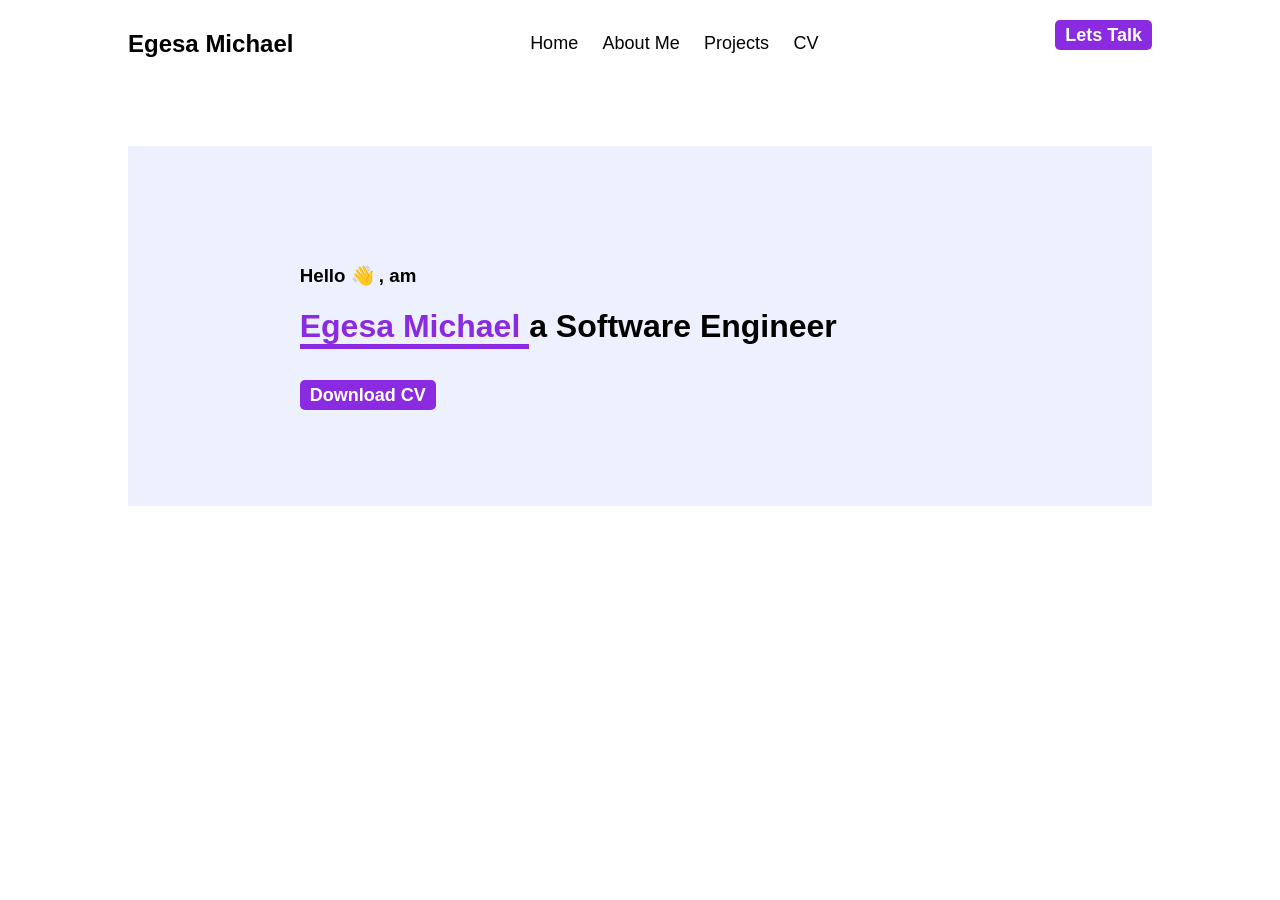
<file: index.html>
<html>
    <head>
        <title>Egesa Michael | Software Engineer</title>
        <link rel="stylesheet" href="style.css"/>
    </head>

<body>
<div class="main">
<div class="nav">
    <div class="logo">
        <h2>Egesa Michael</h2>
    </div>
    <div class="menu">
        <a href="#" class="menu-item">Home</a>
        <a href="#" class="menu-item">About Me</a>
        <a href="#" class="menu-item">Projects</a>
        <a href="#" class="menu-item">CV</a>
        
    </div>
    <div class="cta">
        <a href="#" class="cta-btn">Lets Talk</a>
    </div>
</div>
<div class="hero">
<div class="left-hero">
    <h3>Hello 👋 , am</h3>
    <h1>
        <span class="role"> Egesa Michael </span> a Software Engineer
    </h1>
    <br>
     <a href="#" class="cv-btn">Download CV</a>
</div>

<div class="right-hero">
<!-- <img src="assets/egesamichae.png"> -->
</div>

</div>
</div>
</body>


</html>
</file>
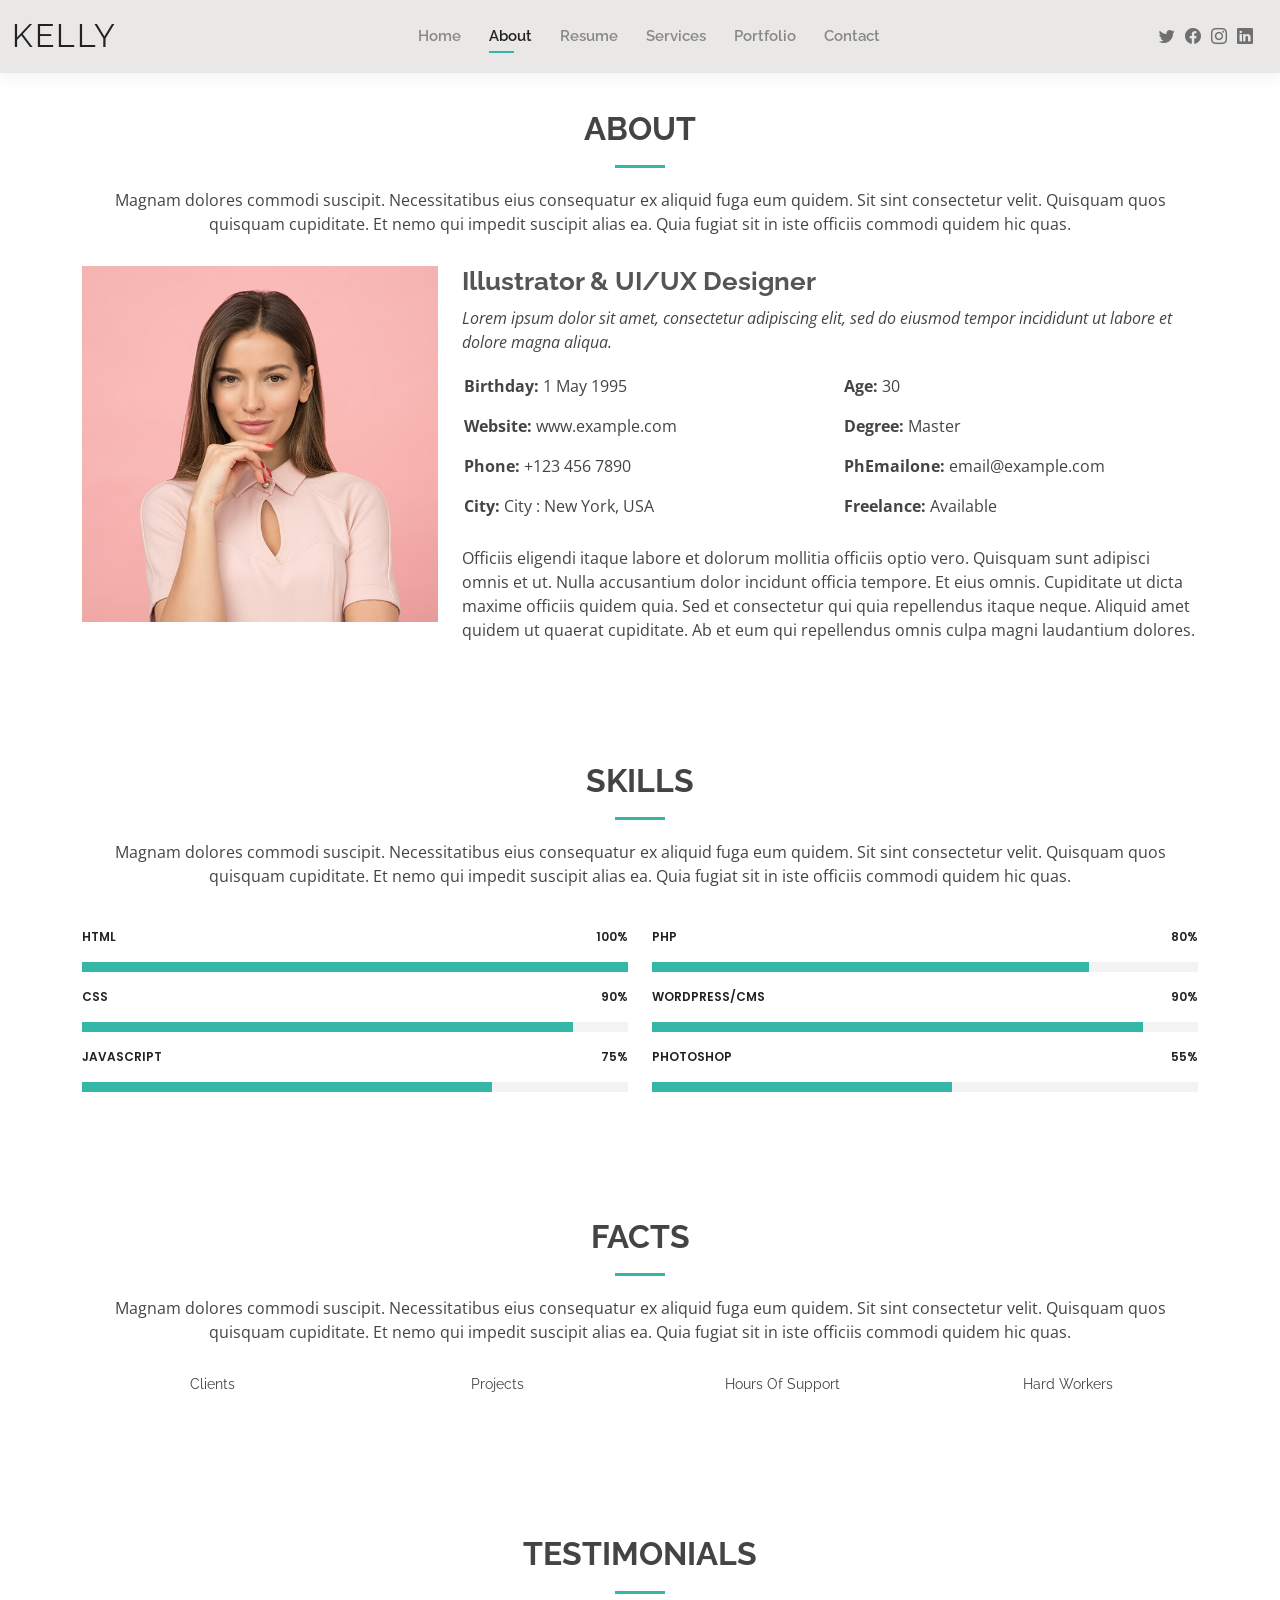
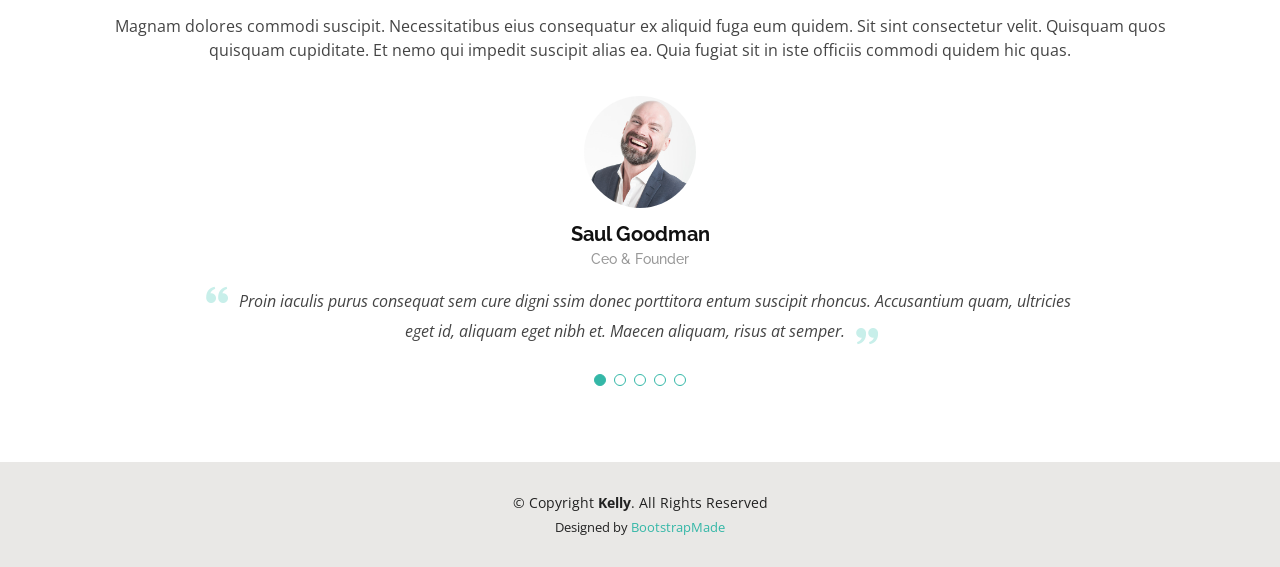
<file: about.html>
<!DOCTYPE html>
<html lang="en">

<head>
  <meta charset="utf-8">
  <meta content="width=device-width, initial-scale=1.0" name="viewport">

  <title>About - Kelly Bootstrap Template</title>
  <meta content="" name="description">
  <meta content="" name="keywords">

  <!-- Favicons -->
  <link href="assets/img/favicon.png" rel="icon">
  <link href="assets/img/apple-touch-icon.png" rel="apple-touch-icon">

  <!-- Google Fonts -->
  <link href="https://fonts.googleapis.com/css?family=Open+Sans:300,300i,400,400i,600,600i,700,700i|Raleway:300,300i,400,400i,500,500i,600,600i,700,700i|Poppins:300,300i,400,400i,500,500i,600,600i,700,700i" rel="stylesheet">

  <!-- Vendor CSS Files -->
  <link href="assets/vendor/aos/aos.css" rel="stylesheet">
  <link href="assets/vendor/bootstrap/css/bootstrap.min.css" rel="stylesheet">
  <link href="assets/vendor/bootstrap-icons/bootstrap-icons.css" rel="stylesheet">
  <link href="assets/vendor/boxicons/css/boxicons.min.css" rel="stylesheet">
  <link href="assets/vendor/glightbox/css/glightbox.min.css" rel="stylesheet">
  <link href="assets/vendor/swiper/swiper-bundle.min.css" rel="stylesheet">

  <!-- Template Main CSS File -->
  <link href="assets/css/style.css" rel="stylesheet">

  <!-- =======================================================
  * Template Name: Kelly - v4.8.0
  * Template URL: https://bootstrapmade.com/kelly-free-bootstrap-cv-resume-html-template/
  * Author: BootstrapMade.com
  * License: https://bootstrapmade.com/license/
  ======================================================== -->
</head>

<body>

  <!-- ======= Header ======= -->
  <header id="header" class="fixed-top">
    <div class="container-fluid d-flex justify-content-between align-items-center">

      <h1 class="logo me-auto me-lg-0"><a href="index.html">Kelly</a></h1>
      <!-- Uncomment below if you prefer to use an image logo -->
      <!-- <a href="index.html" class="logo"><img src="assets/img/logo.png" alt="" class="img-fluid"></a>-->

      <nav id="navbar" class="navbar order-last order-lg-0">
        <ul>
          <li><a href="index.html">Home</a></li>
          <li><a class="active" href="about.html">About</a></li>
          <li><a href="resume.html">Resume</a></li>
          <li><a href="services.html">Services</a></li>
          <li><a href="portfolio.html">Portfolio</a></li>
          <li><a href="contact.html">Contact</a></li>
        </ul>
        <i class="bi bi-list mobile-nav-toggle"></i>
      </nav><!-- .navbar -->

      <div class="header-social-links">
        <a href="#" class="twitter"><i class="bi bi-twitter"></i></a>
        <a href="#" class="facebook"><i class="bi bi-facebook"></i></a>
        <a href="#" class="instagram"><i class="bi bi-instagram"></i></a>
        <a href="#" class="linkedin"><i class="bi bi-linkedin"></i></i></a>
      </div>

    </div>

  </header><!-- End Header -->

  <main id="main">

    <!-- ======= About Section ======= -->
    <section id="about" class="about">
      <div class="container" data-aos="fade-up">

        <div class="section-title">
          <h2>About</h2>
          <p>Magnam dolores commodi suscipit. Necessitatibus eius consequatur ex aliquid fuga eum quidem. Sit sint consectetur velit. Quisquam quos quisquam cupiditate. Et nemo qui impedit suscipit alias ea. Quia fugiat sit in iste officiis commodi quidem hic quas.</p>
        </div>

        <div class="row">
          <div class="col-lg-4">
            <img src="assets/img/about.jpg" class="img-fluid" alt="">
          </div>
          <div class="col-lg-8 pt-4 pt-lg-0 content">
            <h3>Illustrator &amp; UI/UX Designer</h3>
            <p class="fst-italic">
              Lorem ipsum dolor sit amet, consectetur adipiscing elit, sed do eiusmod tempor incididunt ut labore et dolore
              magna aliqua.
            </p>
            <div class="row">
              <div class="col-lg-6">
                <ul>
                  <li><i class="bi bi-rounded-right"></i> <strong>Birthday:</strong> 1 May 1995</li>
                  <li><i class="bi bi-rounded-right"></i> <strong>Website:</strong> www.example.com</li>
                  <li><i class="bi bi-rounded-right"></i> <strong>Phone:</strong> +123 456 7890</li>
                  <li><i class="bi bi-rounded-right"></i> <strong>City:</strong> City : New York, USA</li>
                </ul>
              </div>
              <div class="col-lg-6">
                <ul>
                  <li><i class="bi bi-rounded-right"></i> <strong>Age:</strong> 30</li>
                  <li><i class="bi bi-rounded-right"></i> <strong>Degree:</strong> Master</li>
                  <li><i class="bi bi-rounded-right"></i> <strong>PhEmailone:</strong> email@example.com</li>
                  <li><i class="bi bi-rounded-right"></i> <strong>Freelance:</strong> Available</li>
                </ul>
              </div>
            </div>
            <p>
              Officiis eligendi itaque labore et dolorum mollitia officiis optio vero. Quisquam sunt adipisci omnis et ut. Nulla accusantium dolor incidunt officia tempore. Et eius omnis.
              Cupiditate ut dicta maxime officiis quidem quia. Sed et consectetur qui quia repellendus itaque neque. Aliquid amet quidem ut quaerat cupiditate. Ab et eum qui repellendus omnis culpa magni laudantium dolores.
            </p>
          </div>
        </div>

      </div>
    </section><!-- End About Section -->

    <!-- ======= Skills Section ======= -->
    <section id="skills" class="skills">
      <div class="container" data-aos="fade-up">

        <div class="section-title">
          <h2>Skills</h2>
          <p>Magnam dolores commodi suscipit. Necessitatibus eius consequatur ex aliquid fuga eum quidem. Sit sint consectetur velit. Quisquam quos quisquam cupiditate. Et nemo qui impedit suscipit alias ea. Quia fugiat sit in iste officiis commodi quidem hic quas.</p>
        </div>

        <div class="row skills-content">

          <div class="col-lg-6">

            <div class="progress">
              <span class="skill">HTML <i class="val">100%</i></span>
              <div class="progress-bar-wrap">
                <div class="progress-bar" role="progressbar" aria-valuenow="100" aria-valuemin="0" aria-valuemax="100"></div>
              </div>
            </div>

            <div class="progress">
              <span class="skill">CSS <i class="val">90%</i></span>
              <div class="progress-bar-wrap">
                <div class="progress-bar" role="progressbar" aria-valuenow="90" aria-valuemin="0" aria-valuemax="100"></div>
              </div>
            </div>

            <div class="progress">
              <span class="skill">JavaScript <i class="val">75%</i></span>
              <div class="progress-bar-wrap">
                <div class="progress-bar" role="progressbar" aria-valuenow="75" aria-valuemin="0" aria-valuemax="100"></div>
              </div>
            </div>

          </div>

          <div class="col-lg-6">

            <div class="progress">
              <span class="skill">PHP <i class="val">80%</i></span>
              <div class="progress-bar-wrap">
                <div class="progress-bar" role="progressbar" aria-valuenow="80" aria-valuemin="0" aria-valuemax="100"></div>
              </div>
            </div>

            <div class="progress">
              <span class="skill">WordPress/CMS <i class="val">90%</i></span>
              <div class="progress-bar-wrap">
                <div class="progress-bar" role="progressbar" aria-valuenow="90" aria-valuemin="0" aria-valuemax="100"></div>
              </div>
            </div>

            <div class="progress">
              <span class="skill">Photoshop <i class="val">55%</i></span>
              <div class="progress-bar-wrap">
                <div class="progress-bar" role="progressbar" aria-valuenow="55" aria-valuemin="0" aria-valuemax="100"></div>
              </div>
            </div>

          </div>

        </div>

      </div>
    </section><!-- End Skills Section -->

    <!-- ======= Facts Section ======= -->
    <section id="facts" class="facts">
      <div class="container" data-aos="fade-up">

        <div class="section-title">
          <h2>Facts</h2>
          <p>Magnam dolores commodi suscipit. Necessitatibus eius consequatur ex aliquid fuga eum quidem. Sit sint consectetur velit. Quisquam quos quisquam cupiditate. Et nemo qui impedit suscipit alias ea. Quia fugiat sit in iste officiis commodi quidem hic quas.</p>
        </div>

        <div class="row counters">

          <div class="col-lg-3 col-6 text-center">
            <span data-purecounter-start="0" data-purecounter-end="232" data-purecounter-duration="1" class="purecounter"></span>
            <p>Clients</p>
          </div>

          <div class="col-lg-3 col-6 text-center">
            <span data-purecounter-start="0" data-purecounter-end="521" data-purecounter-duration="1" class="purecounter"></span>
            <p>Projects</p>
          </div>

          <div class="col-lg-3 col-6 text-center">
            <span data-purecounter-start="0" data-purecounter-end="1463" data-purecounter-duration="1" class="purecounter"></span>
            <p>Hours Of Support</p>
          </div>

          <div class="col-lg-3 col-6 text-center">
            <span data-purecounter-start="0" data-purecounter-end="15" data-purecounter-duration="1" class="purecounter"></span>
            <p>Hard Workers</p>
          </div>

        </div>

      </div>
    </section><!-- End Facts Section -->

    <!-- ======= Testimonials Section ======= -->
    <section id="testimonials" class="testimonials">
      <div class="container" data-aos="fade-up">

        <div class="section-title">
          <h2>Testimonials</h2>
          <p>Magnam dolores commodi suscipit. Necessitatibus eius consequatur ex aliquid fuga eum quidem. Sit sint consectetur velit. Quisquam quos quisquam cupiditate. Et nemo qui impedit suscipit alias ea. Quia fugiat sit in iste officiis commodi quidem hic quas.</p>
        </div>

        <div class="testimonials-slider swiper" data-aos="fade-up" data-aos-delay="100">
          <div class="swiper-wrapper">

            <div class="swiper-slide">
              <div class="testimonial-item">
                <img src="assets/img/testimonials/testimonials-1.jpg" class="testimonial-img" alt="">
                <h3>Saul Goodman</h3>
                <h4>Ceo &amp; Founder</h4>
                <p>
                  <i class="bx bxs-quote-alt-left quote-icon-left"></i>
                  Proin iaculis purus consequat sem cure digni ssim donec porttitora entum suscipit rhoncus. Accusantium quam, ultricies eget id, aliquam eget nibh et. Maecen aliquam, risus at semper.
                  <i class="bx bxs-quote-alt-right quote-icon-right"></i>
                </p>
              </div>
            </div><!-- End testimonial item -->

            <div class="swiper-slide">
              <div class="testimonial-item">
                <img src="assets/img/testimonials/testimonials-2.jpg" class="testimonial-img" alt="">
                <h3>Sara Wilsson</h3>
                <h4>Designer</h4>
                <p>
                  <i class="bx bxs-quote-alt-left quote-icon-left"></i>
                  Export tempor illum tamen malis malis eram quae irure esse labore quem cillum quid cillum eram malis quorum velit fore eram velit sunt aliqua noster fugiat irure amet legam anim culpa.
                  <i class="bx bxs-quote-alt-right quote-icon-right"></i>
                </p>
              </div>
            </div><!-- End testimonial item -->

            <div class="swiper-slide">
              <div class="testimonial-item">
                <img src="assets/img/testimonials/testimonials-3.jpg" class="testimonial-img" alt="">
                <h3>Jena Karlis</h3>
                <h4>Store Owner</h4>
                <p>
                  <i class="bx bxs-quote-alt-left quote-icon-left"></i>
                  Enim nisi quem export duis labore cillum quae magna enim sint quorum nulla quem veniam duis minim tempor labore quem eram duis noster aute amet eram fore quis sint minim.
                  <i class="bx bxs-quote-alt-right quote-icon-right"></i>
                </p>
              </div>
            </div><!-- End testimonial item -->

            <div class="swiper-slide">
              <div class="testimonial-item">
                <img src="assets/img/testimonials/testimonials-4.jpg" class="testimonial-img" alt="">
                <h3>Matt Brandon</h3>
                <h4>Freelancer</h4>
                <p>
                  <i class="bx bxs-quote-alt-left quote-icon-left"></i>
                  Fugiat enim eram quae cillum dolore dolor amet nulla culpa multos export minim fugiat minim velit minim dolor enim duis veniam ipsum anim magna sunt elit fore quem dolore labore illum veniam.
                  <i class="bx bxs-quote-alt-right quote-icon-right"></i>
                </p>
              </div>
            </div><!-- End testimonial item -->

            <div class="swiper-slide">
              <div class="testimonial-item">
                <img src="assets/img/testimonials/testimonials-5.jpg" class="testimonial-img" alt="">
                <h3>John Larson</h3>
                <h4>Entrepreneur</h4>
                <p>
                  <i class="bx bxs-quote-alt-left quote-icon-left"></i>
                  Quis quorum aliqua sint quem legam fore sunt eram irure aliqua veniam tempor noster veniam enim culpa labore duis sunt culpa nulla illum cillum fugiat legam esse veniam culpa fore nisi cillum quid.
                  <i class="bx bxs-quote-alt-right quote-icon-right"></i>
                </p>
              </div>
            </div><!-- End testimonial item -->

          </div>
          <div class="swiper-pagination"></div>
        </div>

      </div>
    </section><!-- End Testimonials Section -->

  </main><!-- End #main -->

  <!-- ======= Footer ======= -->
  <footer id="footer">
    <div class="container">
      <div class="copyright">
        &copy; Copyright <strong><span>Kelly</span></strong>. All Rights Reserved
      </div>
      <div class="credits">
        <!-- All the links in the footer should remain intact. -->
        <!-- You can delete the links only if you purchased the pro version. -->
        <!-- Licensing information: https://bootstrapmade.com/license/ -->
        <!-- Purchase the pro version with working PHP/AJAX contact form: https://bootstrapmade.com/kelly-free-bootstrap-cv-resume-html-template/ -->
        Designed by <a href="https://bootstrapmade.com/">BootstrapMade</a>
      </div>
    </div>
  </footer><!-- End  Footer -->

  <div id="preloader"></div>
  <a href="#" class="back-to-top d-flex align-items-center justify-content-center"><i class="bi bi-arrow-up-short"></i></a>

  <!-- Vendor JS Files -->
  <script src="assets/vendor/purecounter/purecounter_vanilla.js"></script>
  <script src="assets/vendor/aos/aos.js"></script>
  <script src="assets/vendor/bootstrap/js/bootstrap.bundle.min.js"></script>
  <script src="assets/vendor/glightbox/js/glightbox.min.js"></script>
  <script src="assets/vendor/isotope-layout/isotope.pkgd.min.js"></script>
  <script src="assets/vendor/swiper/swiper-bundle.min.js"></script>
  <script src="assets/vendor/waypoints/noframework.waypoints.js"></script>
  <script src="assets/vendor/php-email-form/validate.js"></script>

  <!-- Template Main JS File -->
  <script src="assets/js/main.js"></script>

</body>

</html>
</file>
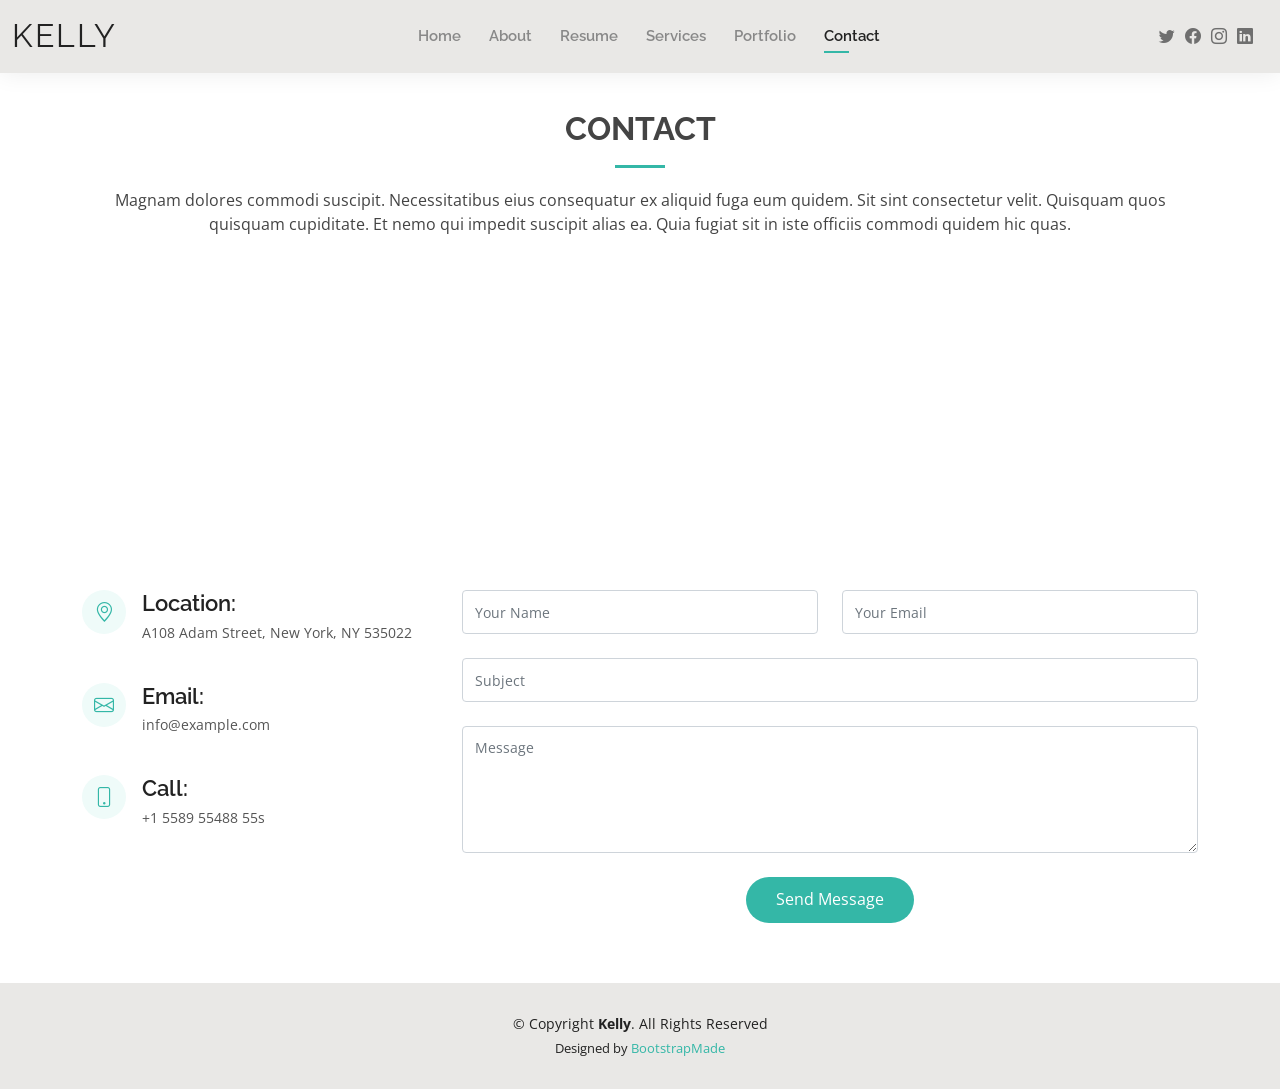
<file: contact.html>
<!DOCTYPE html>
<html lang="en">

<head>
  <meta charset="utf-8">
  <meta content="width=device-width, initial-scale=1.0" name="viewport">

  <title>Contact - Kelly Bootstrap Template</title>
  <meta content="" name="description">
  <meta content="" name="keywords">

  <!-- Favicons -->
  <link href="assets/img/favicon.png" rel="icon">
  <link href="assets/img/apple-touch-icon.png" rel="apple-touch-icon">

  <!-- Google Fonts -->
  <link href="https://fonts.googleapis.com/css?family=Open+Sans:300,300i,400,400i,600,600i,700,700i|Raleway:300,300i,400,400i,500,500i,600,600i,700,700i|Poppins:300,300i,400,400i,500,500i,600,600i,700,700i" rel="stylesheet">

  <!-- Vendor CSS Files -->
  <link href="assets/vendor/aos/aos.css" rel="stylesheet">
  <link href="assets/vendor/bootstrap/css/bootstrap.min.css" rel="stylesheet">
  <link href="assets/vendor/bootstrap-icons/bootstrap-icons.css" rel="stylesheet">
  <link href="assets/vendor/boxicons/css/boxicons.min.css" rel="stylesheet">
  <link href="assets/vendor/glightbox/css/glightbox.min.css" rel="stylesheet">
  <link href="assets/vendor/swiper/swiper-bundle.min.css" rel="stylesheet">

  <!-- Template Main CSS File -->
  <link href="assets/css/style.css" rel="stylesheet">

  <!-- =======================================================
  * Template Name: Kelly - v4.8.0
  * Template URL: https://bootstrapmade.com/kelly-free-bootstrap-cv-resume-html-template/
  * Author: BootstrapMade.com
  * License: https://bootstrapmade.com/license/
  ======================================================== -->
</head>

<body>

  <!-- ======= Header ======= -->
  <header id="header" class="fixed-top">
    <div class="container-fluid d-flex justify-content-between align-items-center">

      <h1 class="logo me-auto me-lg-0"><a href="index.html">Kelly</a></h1>
      <!-- Uncomment below if you prefer to use an image logo -->
      <!-- <a href="index.html" class="logo"><img src="assets/img/logo.png" alt="" class="img-fluid"></a>-->

      <nav id="navbar" class="navbar order-last order-lg-0">
        <ul>
          <li><a href="index.html">Home</a></li>
          <li><a href="about.html">About</a></li>
          <li><a href="resume.html">Resume</a></li>
          <li><a href="services.html">Services</a></li>
          <li><a href="portfolio.html">Portfolio</a></li>
          <li><a class="active" href="contact.html">Contact</a></li>
        </ul>
        <i class="bi bi-list mobile-nav-toggle"></i>
      </nav><!-- .navbar -->

      <div class="header-social-links">
        <a href="#" class="twitter"><i class="bi bi-twitter"></i></a>
        <a href="#" class="facebook"><i class="bi bi-facebook"></i></a>
        <a href="#" class="instagram"><i class="bi bi-instagram"></i></a>
        <a href="#" class="linkedin"><i class="bi bi-linkedin"></i></i></a>
      </div>

    </div>

  </header><!-- End Header -->

  <main id="main">

    <!-- ======= Contact Section ======= -->
    <section id="contact" class="contact">
      <div class="container" data-aos="fade-up">

        <div class="section-title">
          <h2>Contact</h2>
          <p>Magnam dolores commodi suscipit. Necessitatibus eius consequatur ex aliquid fuga eum quidem. Sit sint consectetur velit. Quisquam quos quisquam cupiditate. Et nemo qui impedit suscipit alias ea. Quia fugiat sit in iste officiis commodi quidem hic quas.</p>
        </div>

        <div>
          <iframe style="border:0; width: 100%; height: 270px;" src="https://www.google.com/maps/embed?pb=!1m14!1m8!1m3!1d12097.433213460943!2d-74.0062269!3d40.7101282!3m2!1i1024!2i768!4f13.1!3m3!1m2!1s0x0%3A0xb89d1fe6bc499443!2sDowntown+Conference+Center!5e0!3m2!1smk!2sbg!4v1539943755621" frameborder="0" allowfullscreen></iframe>
        </div>

        <div class="row mt-5">

          <div class="col-lg-4">
            <div class="info">
              <div class="address">
                <i class="bi bi-geo-alt"></i>
                <h4>Location:</h4>
                <p>A108 Adam Street, New York, NY 535022</p>
              </div>

              <div class="email">
                <i class="bi bi-envelope"></i>
                <h4>Email:</h4>
                <p>info@example.com</p>
              </div>

              <div class="phone">
                <i class="bi bi-phone"></i>
                <h4>Call:</h4>
                <p>+1 5589 55488 55s</p>
              </div>

            </div>

          </div>

          <div class="col-lg-8 mt-5 mt-lg-0">

            <form action="forms/contact.php" method="post" role="form" class="php-email-form">
              <div class="row">
                <div class="col-md-6 form-group">
                  <input type="text" name="name" class="form-control" id="name" placeholder="Your Name" required>
                </div>
                <div class="col-md-6 form-group mt-3 mt-md-0">
                  <input type="email" class="form-control" name="email" id="email" placeholder="Your Email" required>
                </div>
              </div>
              <div class="form-group mt-3">
                <input type="text" class="form-control" name="subject" id="subject" placeholder="Subject" required>
              </div>
              <div class="form-group mt-3">
                <textarea class="form-control" name="message" rows="5" placeholder="Message" required></textarea>
              </div>
              <div class="my-3">
                <div class="loading">Loading</div>
                <div class="error-message"></div>
                <div class="sent-message">Your message has been sent. Thank you!</div>
              </div>
              <div class="text-center"><button type="submit">Send Message</button></div>
            </form>

          </div>

        </div>

      </div>
    </section><!-- End Contact Section -->

  </main><!-- End #main -->

  <!-- ======= Footer ======= -->
  <footer id="footer">
    <div class="container">
      <div class="copyright">
        &copy; Copyright <strong><span>Kelly</span></strong>. All Rights Reserved
      </div>
      <div class="credits">
        <!-- All the links in the footer should remain intact. -->
        <!-- You can delete the links only if you purchased the pro version. -->
        <!-- Licensing information: https://bootstrapmade.com/license/ -->
        <!-- Purchase the pro version with working PHP/AJAX contact form: https://bootstrapmade.com/kelly-free-bootstrap-cv-resume-html-template/ -->
        Designed by <a href="https://bootstrapmade.com/">BootstrapMade</a>
      </div>
    </div>
  </footer><!-- End  Footer -->

  <div id="preloader"></div>
  <a href="#" class="back-to-top d-flex align-items-center justify-content-center"><i class="bi bi-arrow-up-short"></i></a>

  <!-- Vendor JS Files -->
  <script src="assets/vendor/purecounter/purecounter_vanilla.js"></script>
  <script src="assets/vendor/aos/aos.js"></script>
  <script src="assets/vendor/bootstrap/js/bootstrap.bundle.min.js"></script>
  <script src="assets/vendor/glightbox/js/glightbox.min.js"></script>
  <script src="assets/vendor/isotope-layout/isotope.pkgd.min.js"></script>
  <script src="assets/vendor/swiper/swiper-bundle.min.js"></script>
  <script src="assets/vendor/waypoints/noframework.waypoints.js"></script>
  <script src="assets/vendor/php-email-form/validate.js"></script>

  <!-- Template Main JS File -->
  <script src="assets/js/main.js"></script>

</body>

</html>
</file>
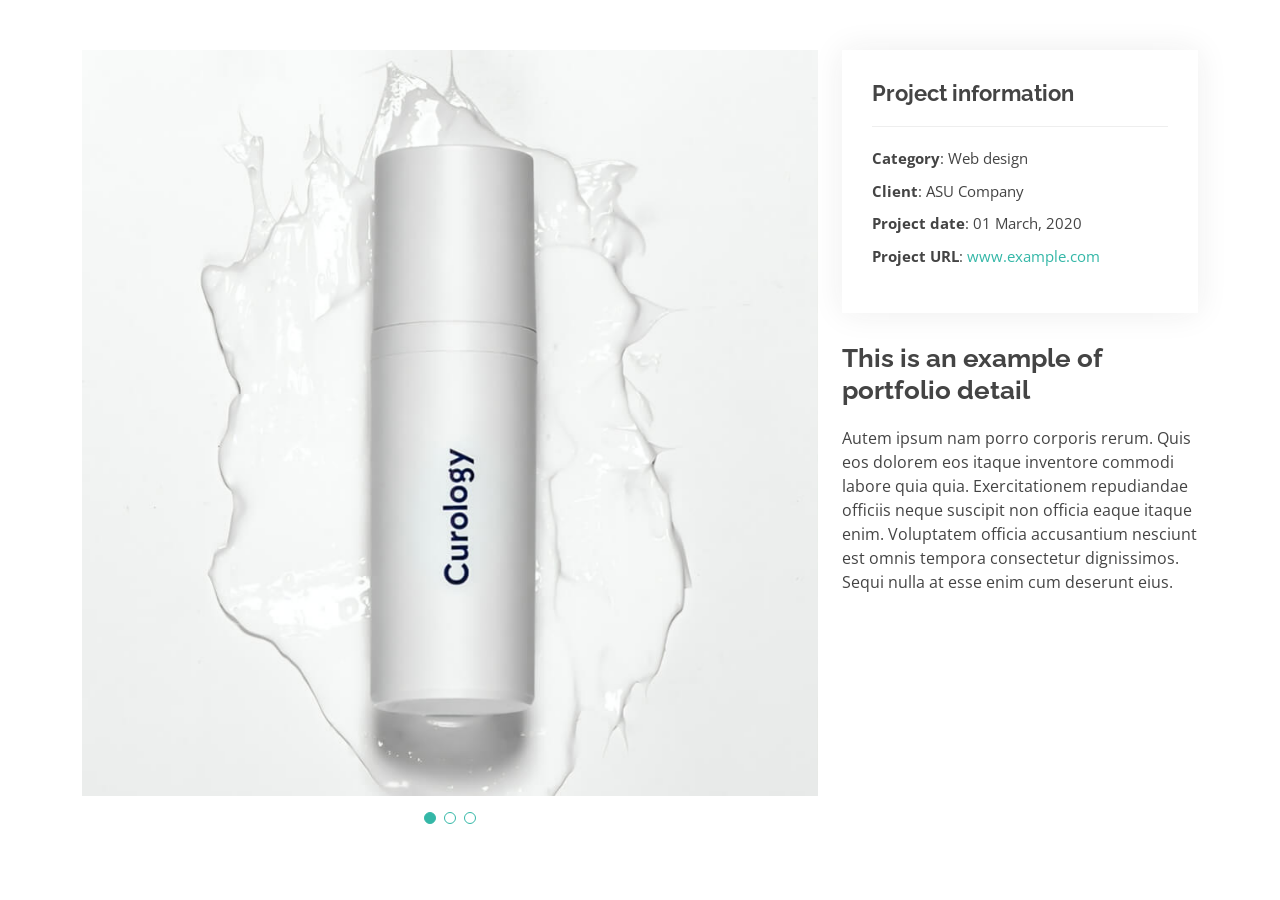
<file: portfolio-details.html>
<!DOCTYPE html>
<html lang="en">

<head>
  <meta charset="utf-8">
  <meta content="width=device-width, initial-scale=1.0" name="viewport">

  <title>Portfolio Details - Kelly Bootstrap Template</title>
  <meta content="" name="description">
  <meta content="" name="keywords">

  <!-- Favicons -->
  <link href="assets/img/favicon.png" rel="icon">
  <link href="assets/img/apple-touch-icon.png" rel="apple-touch-icon">

  <!-- Google Fonts -->
  <link href="https://fonts.googleapis.com/css?family=Open+Sans:300,300i,400,400i,600,600i,700,700i|Raleway:300,300i,400,400i,500,500i,600,600i,700,700i|Poppins:300,300i,400,400i,500,500i,600,600i,700,700i" rel="stylesheet">

  <!-- Vendor CSS Files -->
  <link href="assets/vendor/aos/aos.css" rel="stylesheet">
  <link href="assets/vendor/bootstrap/css/bootstrap.min.css" rel="stylesheet">
  <link href="assets/vendor/bootstrap-icons/bootstrap-icons.css" rel="stylesheet">
  <link href="assets/vendor/boxicons/css/boxicons.min.css" rel="stylesheet">
  <link href="assets/vendor/glightbox/css/glightbox.min.css" rel="stylesheet">
  <link href="assets/vendor/swiper/swiper-bundle.min.css" rel="stylesheet">

  <!-- Template Main CSS File -->
  <link href="assets/css/style.css" rel="stylesheet">

  <!-- =======================================================
  * Template Name: Kelly - v4.8.0
  * Template URL: https://bootstrapmade.com/kelly-free-bootstrap-cv-resume-html-template/
  * Author: BootstrapMade.com
  * License: https://bootstrapmade.com/license/
  ======================================================== -->
</head>

<body>

  <main id="main">

    <!-- ======= Portfolio Details Section ======= -->
    <section id="portfolio-details" class="portfolio-details">
      <div class="container">

        <div class="row gy-4">

          <div class="col-lg-8">
            <div class="portfolio-details-slider swiper">
              <div class="swiper-wrapper align-items-center">

                <div class="swiper-slide">
                  <img src="assets/img/portfolio/portfolio-1.jpg" alt="">
                </div>

                <div class="swiper-slide">
                  <img src="assets/img/portfolio/portfolio-2.jpg" alt="">
                </div>

                <div class="swiper-slide">
                  <img src="assets/img/portfolio/portfolio-3.jpg" alt="">
                </div>

              </div>
              <div class="swiper-pagination"></div>
            </div>
          </div>

          <div class="col-lg-4">
            <div class="portfolio-info">
              <h3>Project information</h3>
              <ul>
                <li><strong>Category</strong>: Web design</li>
                <li><strong>Client</strong>: ASU Company</li>
                <li><strong>Project date</strong>: 01 March, 2020</li>
                <li><strong>Project URL</strong>: <a href="#">www.example.com</a></li>
              </ul>
            </div>
            <div class="portfolio-description">
              <h2>This is an example of portfolio detail</h2>
              <p>
                Autem ipsum nam porro corporis rerum. Quis eos dolorem eos itaque inventore commodi labore quia quia. Exercitationem repudiandae officiis neque suscipit non officia eaque itaque enim. Voluptatem officia accusantium nesciunt est omnis tempora consectetur dignissimos. Sequi nulla at esse enim cum deserunt eius.
              </p>
            </div>
          </div>

        </div>

      </div>
    </section><!-- End Portfolio Details Section -->

  </main><!-- End #main -->

  <div id="preloader"></div>
  <a href="#" class="back-to-top d-flex align-items-center justify-content-center"><i class="bi bi-arrow-up-short"></i></a>

  <!-- Vendor JS Files -->
  <script src="assets/vendor/purecounter/purecounter_vanilla.js"></script>
  <script src="assets/vendor/aos/aos.js"></script>
  <script src="assets/vendor/bootstrap/js/bootstrap.bundle.min.js"></script>
  <script src="assets/vendor/glightbox/js/glightbox.min.js"></script>
  <script src="assets/vendor/isotope-layout/isotope.pkgd.min.js"></script>
  <script src="assets/vendor/swiper/swiper-bundle.min.js"></script>
  <script src="assets/vendor/waypoints/noframework.waypoints.js"></script>
  <script src="assets/vendor/php-email-form/validate.js"></script>

  <!-- Template Main JS File -->
  <script src="assets/js/main.js"></script>

</body>

</html>
</file>
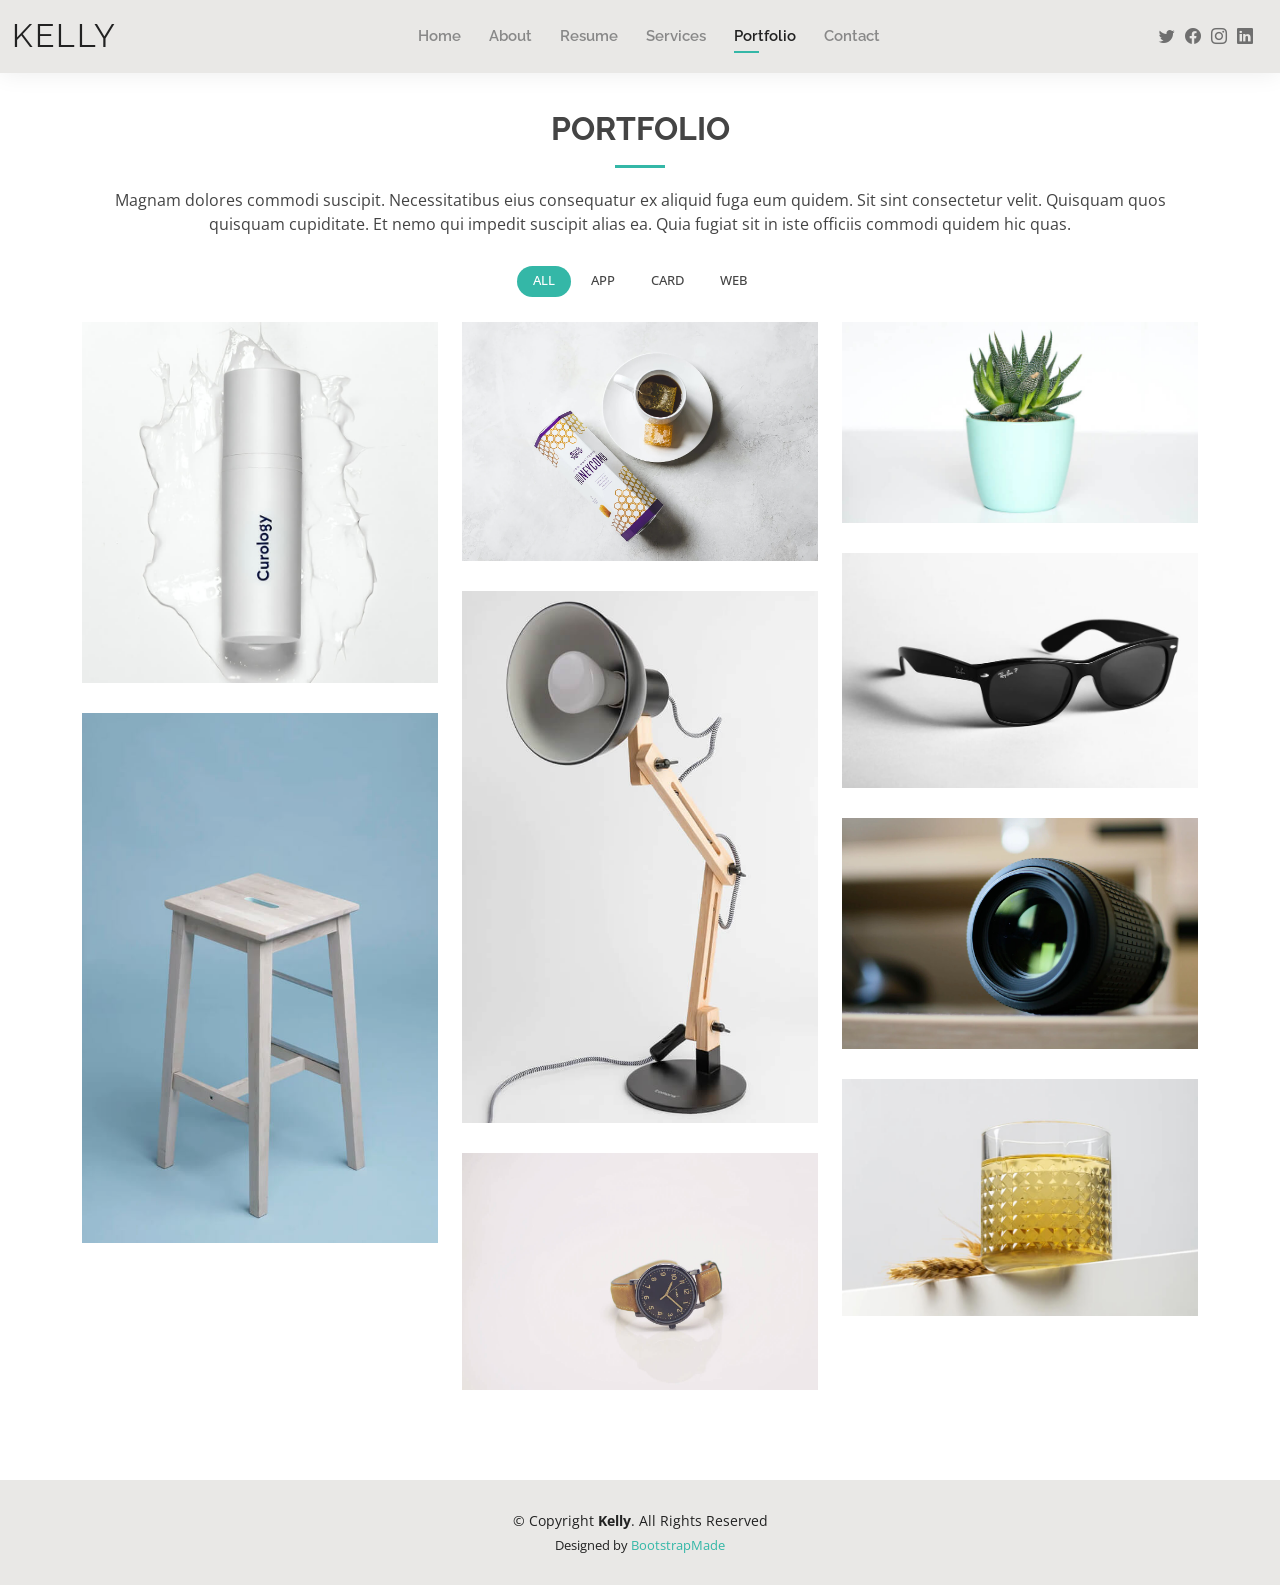
<file: portfolio.html>
<!DOCTYPE html>
<html lang="en">

<head>
  <meta charset="utf-8">
  <meta content="width=device-width, initial-scale=1.0" name="viewport">

  <title>Portfolio - Kelly Bootstrap Template</title>
  <meta content="" name="description">
  <meta content="" name="keywords">

  <!-- Favicons -->
  <link href="assets/img/favicon.png" rel="icon">
  <link href="assets/img/apple-touch-icon.png" rel="apple-touch-icon">

  <!-- Google Fonts -->
  <link href="https://fonts.googleapis.com/css?family=Open+Sans:300,300i,400,400i,600,600i,700,700i|Raleway:300,300i,400,400i,500,500i,600,600i,700,700i|Poppins:300,300i,400,400i,500,500i,600,600i,700,700i" rel="stylesheet">

  <!-- Vendor CSS Files -->
  <link href="assets/vendor/aos/aos.css" rel="stylesheet">
  <link href="assets/vendor/bootstrap/css/bootstrap.min.css" rel="stylesheet">
  <link href="assets/vendor/bootstrap-icons/bootstrap-icons.css" rel="stylesheet">
  <link href="assets/vendor/boxicons/css/boxicons.min.css" rel="stylesheet">
  <link href="assets/vendor/glightbox/css/glightbox.min.css" rel="stylesheet">
  <link href="assets/vendor/swiper/swiper-bundle.min.css" rel="stylesheet">

  <!-- Template Main CSS File -->
  <link href="assets/css/style.css" rel="stylesheet">

  <!-- =======================================================
  * Template Name: Kelly - v4.8.0
  * Template URL: https://bootstrapmade.com/kelly-free-bootstrap-cv-resume-html-template/
  * Author: BootstrapMade.com
  * License: https://bootstrapmade.com/license/
  ======================================================== -->
</head>

<body>

  <!-- ======= Header ======= -->
  <header id="header" class="fixed-top">
    <div class="container-fluid d-flex justify-content-between align-items-center">

      <h1 class="logo me-auto me-lg-0"><a href="index.html">Kelly</a></h1>
      <!-- Uncomment below if you prefer to use an image logo -->
      <!-- <a href="index.html" class="logo"><img src="assets/img/logo.png" alt="" class="img-fluid"></a>-->

      <nav id="navbar" class="navbar order-last order-lg-0">
        <ul>
          <li><a href="index.html">Home</a></li>
          <li><a href="about.html">About</a></li>
          <li><a href="resume.html">Resume</a></li>
          <li><a href="services.html">Services</a></li>
          <li><a class="active" href="portfolio.html">Portfolio</a></li>
          <li><a href="contact.html">Contact</a></li>
        </ul>
        <i class="bi bi-list mobile-nav-toggle"></i>
      </nav><!-- .navbar -->

      <div class="header-social-links">
        <a href="#" class="twitter"><i class="bi bi-twitter"></i></a>
        <a href="#" class="facebook"><i class="bi bi-facebook"></i></a>
        <a href="#" class="instagram"><i class="bi bi-instagram"></i></a>
        <a href="#" class="linkedin"><i class="bi bi-linkedin"></i></i></a>
      </div>

    </div>

  </header><!-- End Header -->

  <main id="main">

    <!-- ======= Portfolio Section ======= -->
    <section id="portfolio" class="portfolio">
      <div class="container" data-aos="fade-up">

        <div class="section-title">
          <h2>Portfolio</h2>
          <p>Magnam dolores commodi suscipit. Necessitatibus eius consequatur ex aliquid fuga eum quidem. Sit sint consectetur velit. Quisquam quos quisquam cupiditate. Et nemo qui impedit suscipit alias ea. Quia fugiat sit in iste officiis commodi quidem hic quas.</p>
        </div>

        <div class="row" data-aos="fade-up" data-aos-delay="100">
          <div class="col-lg-12 d-flex justify-content-center">
            <ul id="portfolio-flters">
              <li data-filter="*" class="filter-active">All</li>
              <li data-filter=".filter-app">App</li>
              <li data-filter=".filter-card">Card</li>
              <li data-filter=".filter-web">Web</li>
            </ul>
          </div>
        </div>

        <div class="row portfolio-container" data-aos="fade-up" data-aos-delay="200">

          <div class="col-lg-4 col-md-6 portfolio-item filter-app">
            <div class="portfolio-wrap">
              <img src="assets/img/portfolio/portfolio-1.jpg" class="img-fluid" alt="">
              <div class="portfolio-info">
                <h4>App 1</h4>
                <p>App</p>
                <div class="portfolio-links">
                  <a href="assets/img/portfolio/portfolio-1.jpg" data-gallery="portfolioGallery" class="portfolio-lightbox" title="App 1"><i class="bx bx-plus"></i></a>
                  <a href="portfolio-details.html" class="portfolio-details-lightbox" data-glightbox="type: external" title="Portfolio Details"><i class="bx bx-link"></i></a>
                </div>
              </div>
            </div>
          </div>

          <div class="col-lg-4 col-md-6 portfolio-item filter-web">
            <div class="portfolio-wrap">
              <img src="assets/img/portfolio/portfolio-2.jpg" class="img-fluid" alt="">
              <div class="portfolio-info">
                <h4>Web 3</h4>
                <p>Web</p>
                <div class="portfolio-links">
                  <a href="assets/img/portfolio/portfolio-2.jpg" data-gallery="portfolioGallery" class="portfolio-lightbox" title="Web 3"><i class="bx bx-plus"></i></a>
                  <a href="portfolio-details.html" class="portfolio-details-lightbox" data-glightbox="type: external" title="Portfolio Details"><i class="bx bx-link"></i></a>
                </div>
              </div>
            </div>
          </div>

          <div class="col-lg-4 col-md-6 portfolio-item filter-app">
            <div class="portfolio-wrap">
              <img src="assets/img/portfolio/portfolio-3.jpg" class="img-fluid" alt="">
              <div class="portfolio-info">
                <h4>App 2</h4>
                <p>App</p>
                <div class="portfolio-links">
                  <a href="assets/img/portfolio/portfolio-3.jpg" data-gallery="portfolioGallery" class="portfolio-lightbox" title="App 2"><i class="bx bx-plus"></i></a>
                  <a href="portfolio-details.html" class="portfolio-details-lightbox" data-glightbox="type: external" title="Portfolio Details"><i class="bx bx-link"></i></a>
                </div>
              </div>
            </div>
          </div>

          <div class="col-lg-4 col-md-6 portfolio-item filter-card">
            <div class="portfolio-wrap">
              <img src="assets/img/portfolio/portfolio-4.jpg" class="img-fluid" alt="">
              <div class="portfolio-info">
                <h4>Card 2</h4>
                <p>Card</p>
                <div class="portfolio-links">
                  <a href="assets/img/portfolio/portfolio-4.jpg" data-gallery="portfolioGallery" class="portfolio-lightbox" title="Card 2"><i class="bx bx-plus"></i></a>
                  <a href="portfolio-details.html" class="portfolio-details-lightbox" data-glightbox="type: external" title="Portfolio Details"><i class="bx bx-link"></i></a>
                </div>
              </div>
            </div>
          </div>

          <div class="col-lg-4 col-md-6 portfolio-item filter-web">
            <div class="portfolio-wrap">
              <img src="assets/img/portfolio/portfolio-5.jpg" class="img-fluid" alt="">
              <div class="portfolio-info">
                <h4>Web 2</h4>
                <p>Web</p>
                <div class="portfolio-links">
                  <a href="assets/img/portfolio/portfolio-5.jpg" data-gallery="portfolioGallery" class="portfolio-lightbox" title="Web 2"><i class="bx bx-plus"></i></a>
                  <a href="portfolio-details.html" class="portfolio-details-lightbox" data-glightbox="type: external" title="Portfolio Details"><i class="bx bx-link"></i></a>
                </div>
              </div>
            </div>
          </div>

          <div class="col-lg-4 col-md-6 portfolio-item filter-app">
            <div class="portfolio-wrap">
              <img src="assets/img/portfolio/portfolio-6.jpg" class="img-fluid" alt="">
              <div class="portfolio-info">
                <h4>App 3</h4>
                <p>App</p>
                <div class="portfolio-links">
                  <a href="assets/img/portfolio/portfolio-6.jpg" data-gallery="portfolioGallery" class="portfolio-lightbox" title="App 3"><i class="bx bx-plus"></i></a>
                  <a href="portfolio-details.html" class="portfolio-details-lightbox" data-glightbox="type: external" title="Portfolio Details"><i class="bx bx-link"></i></a>
                </div>
              </div>
            </div>
          </div>

          <div class="col-lg-4 col-md-6 portfolio-item filter-card">
            <div class="portfolio-wrap">
              <img src="assets/img/portfolio/portfolio-7.jpg" class="img-fluid" alt="">
              <div class="portfolio-info">
                <h4>Card 1</h4>
                <p>Card</p>
                <div class="portfolio-links">
                  <a href="assets/img/portfolio/portfolio-7.jpg" data-gallery="portfolioGallery" class="portfolio-lightbox" title="Card 1"><i class="bx bx-plus"></i></a>
                  <a href="portfolio-details.html" class="portfolio-details-lightbox" data-glightbox="type: external" title="Portfolio Details"><i class="bx bx-link"></i></a>
                </div>
              </div>
            </div>
          </div>

          <div class="col-lg-4 col-md-6 portfolio-item filter-card">
            <div class="portfolio-wrap">
              <img src="assets/img/portfolio/portfolio-8.jpg" class="img-fluid" alt="">
              <div class="portfolio-info">
                <h4>Card 3</h4>
                <p>Card</p>
                <div class="portfolio-links">
                  <a href="assets/img/portfolio/portfolio-8.jpg" data-gallery="portfolioGallery" class="portfolio-lightbox" title="Card 3"><i class="bx bx-plus"></i></a>
                  <a href="portfolio-details.html" class="portfolio-details-lightbox" data-glightbox="type: external" title="Portfolio Details"><i class="bx bx-link"></i></a>
                </div>
              </div>
            </div>
          </div>

          <div class="col-lg-4 col-md-6 portfolio-item filter-web">
            <div class="portfolio-wrap">
              <img src="assets/img/portfolio/portfolio-9.jpg" class="img-fluid" alt="">
              <div class="portfolio-info">
                <h4>Web 3</h4>
                <p>Web</p>
                <div class="portfolio-links">
                  <a href="assets/img/portfolio/portfolio-9.jpg" data-gallery="portfolioGallery" class="portfolio-lightbox" title="Web 3"><i class="bx bx-plus"></i></a>
                  <a href="portfolio-details.html" class="portfolio-details-lightbox" data-glightbox="type: external" title="Portfolio Details"><i class="bx bx-link"></i></a>
                </div>
              </div>
            </div>
          </div>

        </div>

      </div>
    </section><!-- End Portfolio Section -->

  </main><!-- End #main -->

  <!-- ======= Footer ======= -->
  <footer id="footer">
    <div class="container">
      <div class="copyright">
        &copy; Copyright <strong><span>Kelly</span></strong>. All Rights Reserved
      </div>
      <div class="credits">
        <!-- All the links in the footer should remain intact. -->
        <!-- You can delete the links only if you purchased the pro version. -->
        <!-- Licensing information: https://bootstrapmade.com/license/ -->
        <!-- Purchase the pro version with working PHP/AJAX contact form: https://bootstrapmade.com/kelly-free-bootstrap-cv-resume-html-template/ -->
        Designed by <a href="https://bootstrapmade.com/">BootstrapMade</a>
      </div>
    </div>
  </footer><!-- End  Footer -->

  <div id="preloader"></div>
  <a href="#" class="back-to-top d-flex align-items-center justify-content-center"><i class="bi bi-arrow-up-short"></i></a>

  <!-- Vendor JS Files -->
  <script src="assets/vendor/purecounter/purecounter_vanilla.js"></script>
  <script src="assets/vendor/aos/aos.js"></script>
  <script src="assets/vendor/bootstrap/js/bootstrap.bundle.min.js"></script>
  <script src="assets/vendor/glightbox/js/glightbox.min.js"></script>
  <script src="assets/vendor/isotope-layout/isotope.pkgd.min.js"></script>
  <script src="assets/vendor/swiper/swiper-bundle.min.js"></script>
  <script src="assets/vendor/waypoints/noframework.waypoints.js"></script>
  <script src="assets/vendor/php-email-form/validate.js"></script>

  <!-- Template Main JS File -->
  <script src="assets/js/main.js"></script>

</body>

</html>
</file>
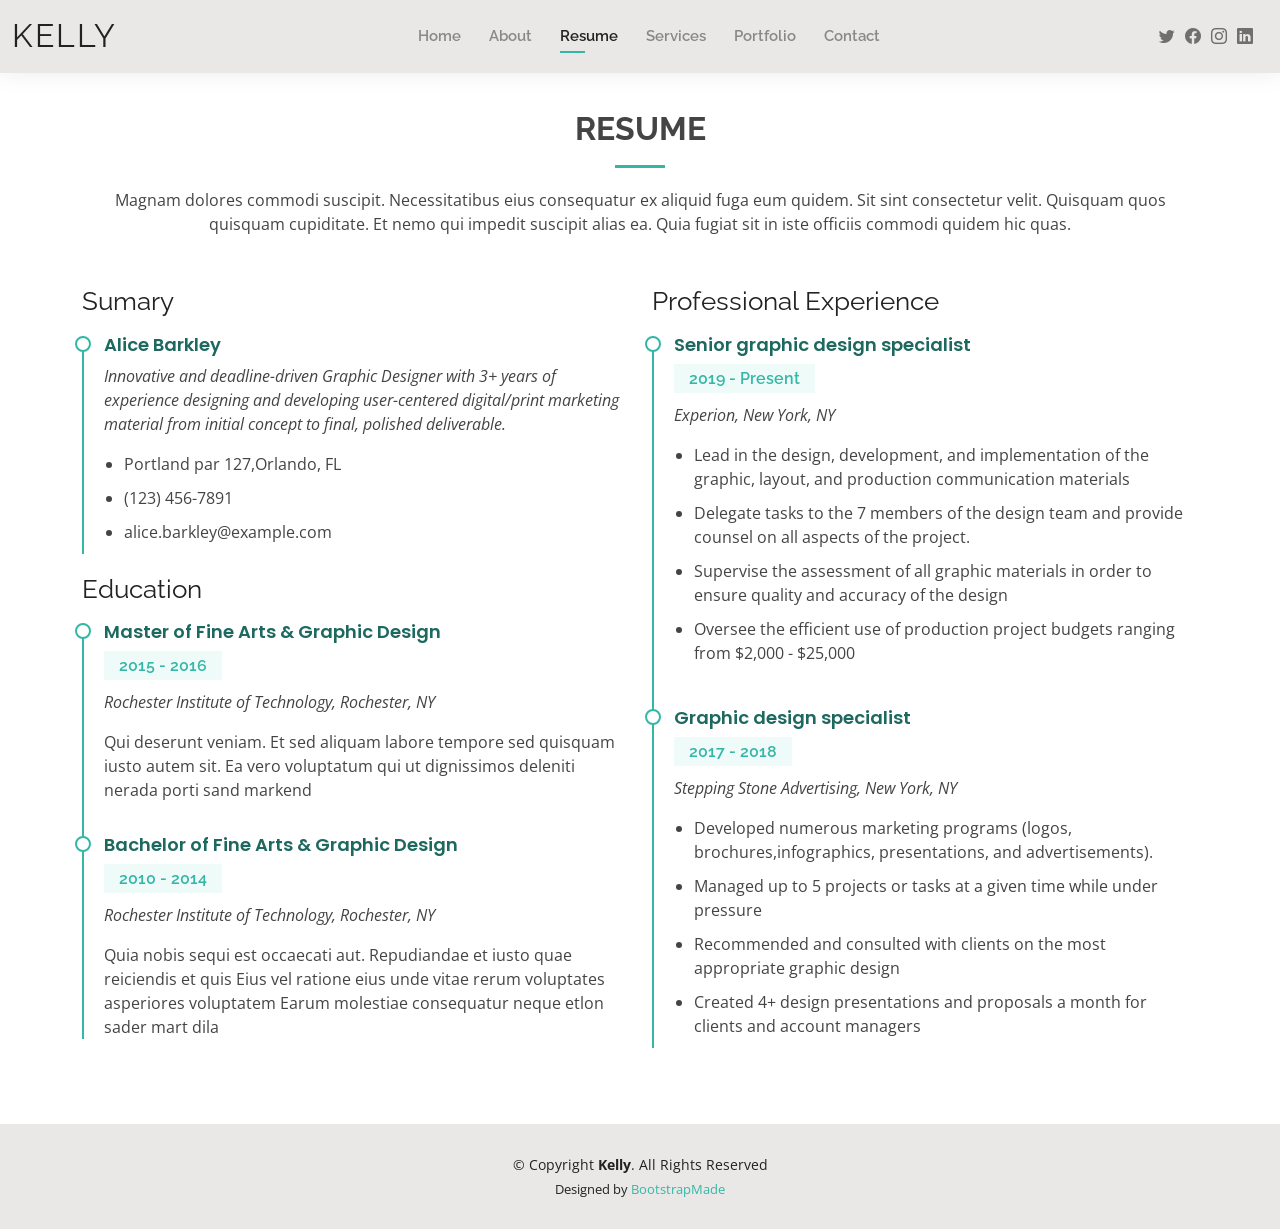
<file: resume.html>
<!DOCTYPE html>
<html lang="en">

<head>
  <meta charset="utf-8">
  <meta content="width=device-width, initial-scale=1.0" name="viewport">

  <title>Resume - Kelly Bootstrap Template</title>
  <meta content="" name="description">
  <meta content="" name="keywords">

  <!-- Favicons -->
  <link href="assets/img/favicon.png" rel="icon">
  <link href="assets/img/apple-touch-icon.png" rel="apple-touch-icon">

  <!-- Google Fonts -->
  <link href="https://fonts.googleapis.com/css?family=Open+Sans:300,300i,400,400i,600,600i,700,700i|Raleway:300,300i,400,400i,500,500i,600,600i,700,700i|Poppins:300,300i,400,400i,500,500i,600,600i,700,700i" rel="stylesheet">

  <!-- Vendor CSS Files -->
  <link href="assets/vendor/aos/aos.css" rel="stylesheet">
  <link href="assets/vendor/bootstrap/css/bootstrap.min.css" rel="stylesheet">
  <link href="assets/vendor/bootstrap-icons/bootstrap-icons.css" rel="stylesheet">
  <link href="assets/vendor/boxicons/css/boxicons.min.css" rel="stylesheet">
  <link href="assets/vendor/glightbox/css/glightbox.min.css" rel="stylesheet">
  <link href="assets/vendor/swiper/swiper-bundle.min.css" rel="stylesheet">

  <!-- Template Main CSS File -->
  <link href="assets/css/style.css" rel="stylesheet">

  <!-- =======================================================
  * Template Name: Kelly - v4.8.0
  * Template URL: https://bootstrapmade.com/kelly-free-bootstrap-cv-resume-html-template/
  * Author: BootstrapMade.com
  * License: https://bootstrapmade.com/license/
  ======================================================== -->
</head>

<body>

  <!-- ======= Header ======= -->
  <header id="header" class="fixed-top">
    <div class="container-fluid d-flex justify-content-between align-items-center">

      <h1 class="logo me-auto me-lg-0"><a href="index.html">Kelly</a></h1>
      <!-- Uncomment below if you prefer to use an image logo -->
      <!-- <a href="index.html" class="logo"><img src="assets/img/logo.png" alt="" class="img-fluid"></a>-->

      <nav id="navbar" class="navbar order-last order-lg-0">
        <ul>
          <li><a href="index.html">Home</a></li>
          <li><a href="about.html">About</a></li>
          <li><a class="active" href="resume.html">Resume</a></li>
          <li><a href="services.html">Services</a></li>
          <li><a href="portfolio.html">Portfolio</a></li>
          <li><a href="contact.html">Contact</a></li>
        </ul>
        <i class="bi bi-list mobile-nav-toggle"></i>
      </nav><!-- .navbar -->

      <div class="header-social-links">
        <a href="#" class="twitter"><i class="bi bi-twitter"></i></a>
        <a href="#" class="facebook"><i class="bi bi-facebook"></i></a>
        <a href="#" class="instagram"><i class="bi bi-instagram"></i></a>
        <a href="#" class="linkedin"><i class="bi bi-linkedin"></i></i></a>
      </div>

    </div>

  </header><!-- End Header -->

  <main id="main">

    <!-- ======= Resume Section ======= -->
    <section id="resume" class="resume">
      <div class="container" data-aos="fade-up">

        <div class="section-title">
          <h2>Resume</h2>
          <p>Magnam dolores commodi suscipit. Necessitatibus eius consequatur ex aliquid fuga eum quidem. Sit sint consectetur velit. Quisquam quos quisquam cupiditate. Et nemo qui impedit suscipit alias ea. Quia fugiat sit in iste officiis commodi quidem hic quas.</p>
        </div>

        <div class="row">
          <div class="col-lg-6">
            <h3 class="resume-title">Sumary</h3>
            <div class="resume-item pb-0">
              <h4>Alice Barkley</h4>
              <p><em>Innovative and deadline-driven Graphic Designer with 3+ years of experience designing and developing user-centered digital/print marketing material from initial concept to final, polished deliverable.</em></p>
              <p>
              <ul>
                <li>Portland par 127,Orlando, FL</li>
                <li>(123) 456-7891</li>
                <li>alice.barkley@example.com</li>
              </ul>
              </p>
            </div>

            <h3 class="resume-title">Education</h3>
            <div class="resume-item">
              <h4>Master of Fine Arts &amp; Graphic Design</h4>
              <h5>2015 - 2016</h5>
              <p><em>Rochester Institute of Technology, Rochester, NY</em></p>
              <p>Qui deserunt veniam. Et sed aliquam labore tempore sed quisquam iusto autem sit. Ea vero voluptatum qui ut dignissimos deleniti nerada porti sand markend</p>
            </div>
            <div class="resume-item">
              <h4>Bachelor of Fine Arts &amp; Graphic Design</h4>
              <h5>2010 - 2014</h5>
              <p><em>Rochester Institute of Technology, Rochester, NY</em></p>
              <p>Quia nobis sequi est occaecati aut. Repudiandae et iusto quae reiciendis et quis Eius vel ratione eius unde vitae rerum voluptates asperiores voluptatem Earum molestiae consequatur neque etlon sader mart dila</p>
            </div>
          </div>
          <div class="col-lg-6">
            <h3 class="resume-title">Professional Experience</h3>
            <div class="resume-item">
              <h4>Senior graphic design specialist</h4>
              <h5>2019 - Present</h5>
              <p><em>Experion, New York, NY </em></p>
              <p>
              <ul>
                <li>Lead in the design, development, and implementation of the graphic, layout, and production communication materials</li>
                <li>Delegate tasks to the 7 members of the design team and provide counsel on all aspects of the project. </li>
                <li>Supervise the assessment of all graphic materials in order to ensure quality and accuracy of the design</li>
                <li>Oversee the efficient use of production project budgets ranging from $2,000 - $25,000</li>
              </ul>
              </p>
            </div>
            <div class="resume-item">
              <h4>Graphic design specialist</h4>
              <h5>2017 - 2018</h5>
              <p><em>Stepping Stone Advertising, New York, NY</em></p>
              <p>
              <ul>
                <li>Developed numerous marketing programs (logos, brochures,infographics, presentations, and advertisements).</li>
                <li>Managed up to 5 projects or tasks at a given time while under pressure</li>
                <li>Recommended and consulted with clients on the most appropriate graphic design</li>
                <li>Created 4+ design presentations and proposals a month for clients and account managers</li>
              </ul>
              </p>
            </div>
          </div>
        </div>

      </div>
    </section><!-- End Resume Section -->

  </main><!-- End #main -->

  <!-- ======= Footer ======= -->
  <footer id="footer">
    <div class="container">
      <div class="copyright">
        &copy; Copyright <strong><span>Kelly</span></strong>. All Rights Reserved
      </div>
      <div class="credits">
        <!-- All the links in the footer should remain intact. -->
        <!-- You can delete the links only if you purchased the pro version. -->
        <!-- Licensing information: https://bootstrapmade.com/license/ -->
        <!-- Purchase the pro version with working PHP/AJAX contact form: https://bootstrapmade.com/kelly-free-bootstrap-cv-resume-html-template/ -->
        Designed by <a href="https://bootstrapmade.com/">BootstrapMade</a>
      </div>
    </div>
  </footer><!-- End  Footer -->

  <div id="preloader"></div>
  <a href="#" class="back-to-top d-flex align-items-center justify-content-center"><i class="bi bi-arrow-up-short"></i></a>

  <!-- Vendor JS Files -->
  <script src="assets/vendor/purecounter/purecounter_vanilla.js"></script>
  <script src="assets/vendor/aos/aos.js"></script>
  <script src="assets/vendor/bootstrap/js/bootstrap.bundle.min.js"></script>
  <script src="assets/vendor/glightbox/js/glightbox.min.js"></script>
  <script src="assets/vendor/isotope-layout/isotope.pkgd.min.js"></script>
  <script src="assets/vendor/swiper/swiper-bundle.min.js"></script>
  <script src="assets/vendor/waypoints/noframework.waypoints.js"></script>
  <script src="assets/vendor/php-email-form/validate.js"></script>

  <!-- Template Main JS File -->
  <script src="assets/js/main.js"></script>

</body>

</html>
</file>
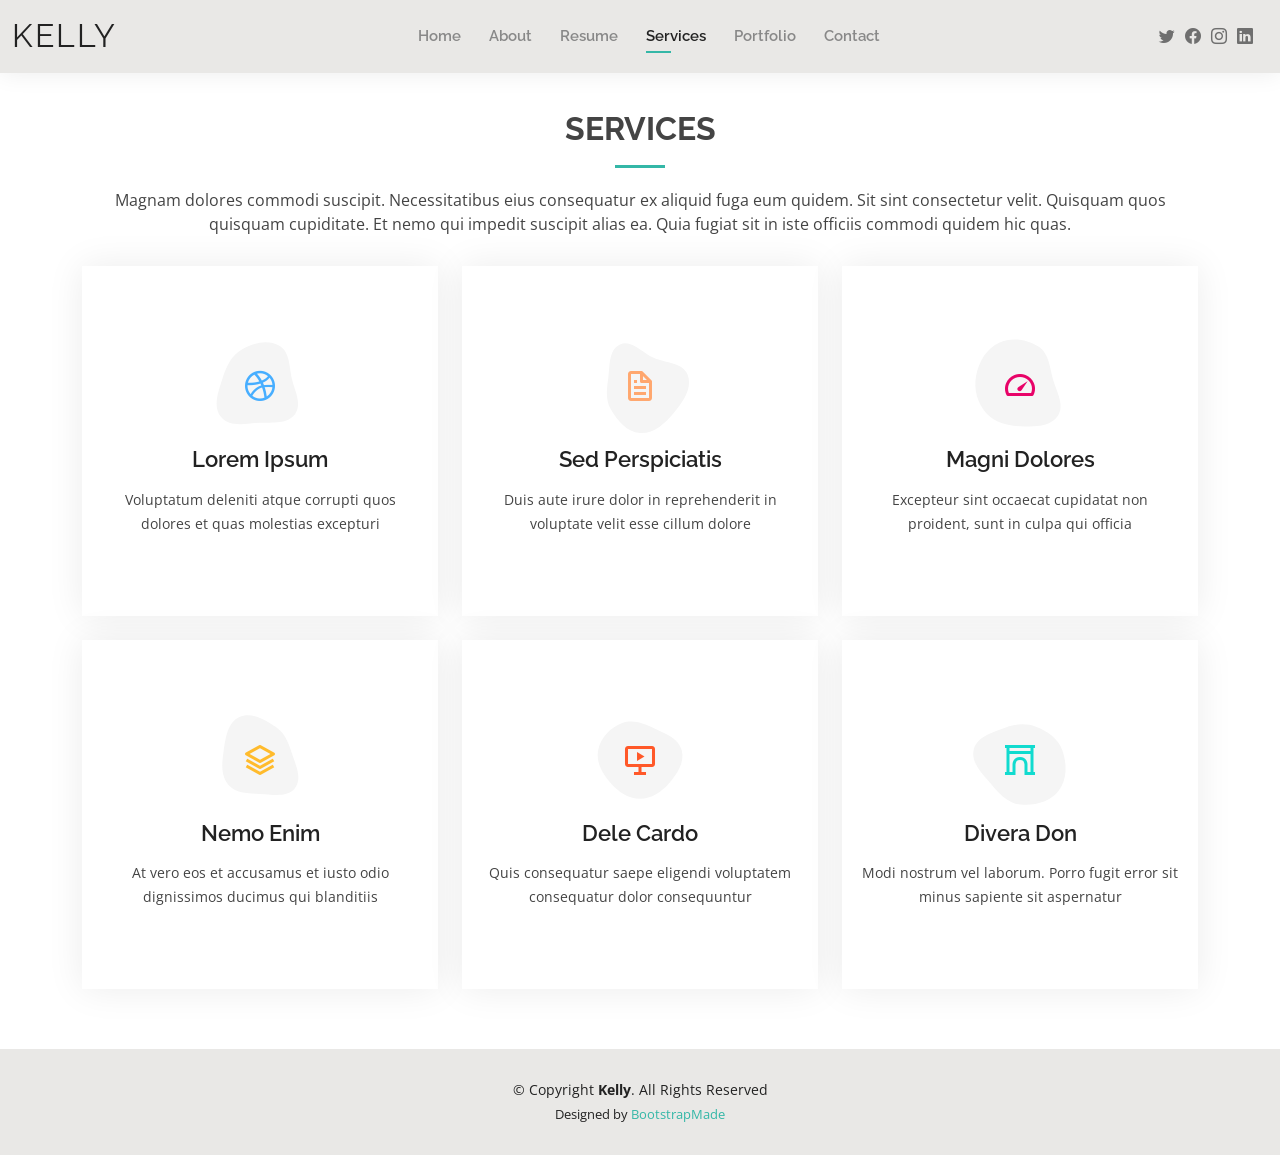
<file: services.html>
<!DOCTYPE html>
<html lang="en">

<head>
  <meta charset="utf-8">
  <meta content="width=device-width, initial-scale=1.0" name="viewport">

  <title>Services - Kelly Bootstrap Template</title>
  <meta content="" name="description">
  <meta content="" name="keywords">

  <!-- Favicons -->
  <link href="assets/img/favicon.png" rel="icon">
  <link href="assets/img/apple-touch-icon.png" rel="apple-touch-icon">

  <!-- Google Fonts -->
  <link href="https://fonts.googleapis.com/css?family=Open+Sans:300,300i,400,400i,600,600i,700,700i|Raleway:300,300i,400,400i,500,500i,600,600i,700,700i|Poppins:300,300i,400,400i,500,500i,600,600i,700,700i" rel="stylesheet">

  <!-- Vendor CSS Files -->
  <link href="assets/vendor/aos/aos.css" rel="stylesheet">
  <link href="assets/vendor/bootstrap/css/bootstrap.min.css" rel="stylesheet">
  <link href="assets/vendor/bootstrap-icons/bootstrap-icons.css" rel="stylesheet">
  <link href="assets/vendor/boxicons/css/boxicons.min.css" rel="stylesheet">
  <link href="assets/vendor/glightbox/css/glightbox.min.css" rel="stylesheet">
  <link href="assets/vendor/swiper/swiper-bundle.min.css" rel="stylesheet">

  <!-- Template Main CSS File -->
  <link href="assets/css/style.css" rel="stylesheet">

  <!-- =======================================================
  * Template Name: Kelly - v4.8.0
  * Template URL: https://bootstrapmade.com/kelly-free-bootstrap-cv-resume-html-template/
  * Author: BootstrapMade.com
  * License: https://bootstrapmade.com/license/
  ======================================================== -->
</head>

<body>

  <!-- ======= Header ======= -->
  <header id="header" class="fixed-top">
    <div class="container-fluid d-flex justify-content-between align-items-center">

      <h1 class="logo me-auto me-lg-0"><a href="index.html">Kelly</a></h1>
      <!-- Uncomment below if you prefer to use an image logo -->
      <!-- <a href="index.html" class="logo"><img src="assets/img/logo.png" alt="" class="img-fluid"></a>-->

      <nav id="navbar" class="navbar order-last order-lg-0">
        <ul>
          <li><a href="index.html">Home</a></li>
          <li><a href="about.html">About</a></li>
          <li><a href="resume.html">Resume</a></li>
          <li><a class="active" href="services.html">Services</a></li>
          <li><a href="portfolio.html">Portfolio</a></li>
          <li><a href="contact.html">Contact</a></li>
        </ul>
        <i class="bi bi-list mobile-nav-toggle"></i>
      </nav><!-- .navbar -->

      <div class="header-social-links">
        <a href="#" class="twitter"><i class="bi bi-twitter"></i></a>
        <a href="#" class="facebook"><i class="bi bi-facebook"></i></a>
        <a href="#" class="instagram"><i class="bi bi-instagram"></i></a>
        <a href="#" class="linkedin"><i class="bi bi-linkedin"></i></i></a>
      </div>

    </div>

  </header><!-- End Header -->

  <main id="main">

    <!-- ======= Services Section ======= -->
    <section id="services" class="services">
      <div class="container" data-aos="fade-up">

        <div class="section-title">
          <h2>Services</h2>
          <p>Magnam dolores commodi suscipit. Necessitatibus eius consequatur ex aliquid fuga eum quidem. Sit sint consectetur velit. Quisquam quos quisquam cupiditate. Et nemo qui impedit suscipit alias ea. Quia fugiat sit in iste officiis commodi quidem hic quas.</p>
        </div>

        <div class="row">
          <div class="col-lg-4 col-md-6 d-flex align-items-stretch" data-aos="zoom-in" data-aos-delay="100">
            <div class="icon-box iconbox-blue">
              <div class="icon">
                <svg width="100" height="100" viewBox="0 0 600 600" xmlns="http://www.w3.org/2000/svg">
                  <path stroke="none" stroke-width="0" fill="#f5f5f5" d="M300,521.0016835830174C376.1290562159157,517.8887921683347,466.0731472004068,529.7835943286574,510.70327084640275,468.03025145048787C554.3714126377745,407.6079735673963,508.03601936045806,328.9844924480964,491.2728898941984,256.3432110539036C474.5976632858925,184.082847569629,479.9380746630129,96.60480741107993,416.23090153303,58.64404602377083C348.86323505073057,18.502131276798302,261.93793281208167,40.57373210992963,193.5410806939664,78.93577620505333C130.42746243093433,114.334589627462,98.30271207620316,179.96522072025542,76.75703585869454,249.04625023123273C51.97151888228291,328.5150500222984,13.704378332031375,421.85034740162234,66.52175969318436,486.19268352777647C119.04800174914682,550.1803526380478,217.28368757567262,524.383925680826,300,521.0016835830174"></path>
                </svg>
                <i class="bx bxl-dribbble"></i>
              </div>
              <h4><a href="">Lorem Ipsum</a></h4>
              <p>Voluptatum deleniti atque corrupti quos dolores et quas molestias excepturi</p>
            </div>
          </div>

          <div class="col-lg-4 col-md-6 d-flex align-items-stretch mt-4 mt-md-0" data-aos="zoom-in" data-aos-delay="200">
            <div class="icon-box iconbox-orange ">
              <div class="icon">
                <svg width="100" height="100" viewBox="0 0 600 600" xmlns="http://www.w3.org/2000/svg">
                  <path stroke="none" stroke-width="0" fill="#f5f5f5" d="M300,582.0697525312426C382.5290701553225,586.8405444964366,449.9789794690241,525.3245884688669,502.5850820975895,461.55621195738473C556.606425686781,396.0723002908107,615.8543463187945,314.28637112970534,586.6730223649479,234.56875336149918C558.9533121215079,158.8439757836574,454.9685369536778,164.00468322053177,381.49747125262974,130.76875717737553C312.15926192815925,99.40240125094834,248.97055460311594,18.661163978235184,179.8680185752513,50.54337015887873C110.5421016452524,82.52863877960104,119.82277516462835,180.83849132639028,109.12597500060166,256.43424936330496C100.08760227029461,320.3096726198365,92.17705696193138,384.0621239912766,124.79988738764834,439.7174275375508C164.83382741302287,508.01625554203684,220.96474134820875,577.5009287672846,300,582.0697525312426"></path>
                </svg>
                <i class="bx bx-file"></i>
              </div>
              <h4><a href="">Sed Perspiciatis</a></h4>
              <p>Duis aute irure dolor in reprehenderit in voluptate velit esse cillum dolore</p>
            </div>
          </div>

          <div class="col-lg-4 col-md-6 d-flex align-items-stretch mt-4 mt-lg-0" data-aos="zoom-in" data-aos-delay="300">
            <div class="icon-box iconbox-pink">
              <div class="icon">
                <svg width="100" height="100" viewBox="0 0 600 600" xmlns="http://www.w3.org/2000/svg">
                  <path stroke="none" stroke-width="0" fill="#f5f5f5" d="M300,541.5067337569781C382.14930387511276,545.0595476570109,479.8736841581634,548.3450877840088,526.4010558755058,480.5488172755941C571.5218469581645,414.80211281144784,517.5187510058486,332.0715597781072,496.52539010469104,255.14436215662573C477.37192572678356,184.95920475031193,473.57363656557914,105.61284051026155,413.0603344069578,65.22779650032875C343.27470386102294,18.654635553484475,251.2091493199835,5.337323636656869,175.0934190732945,40.62881213300186C97.87086631185822,76.43348514350839,51.98124368387456,156.15599469081315,36.44837278890362,239.84606092416172C21.716077023791087,319.22268207091537,43.775223500013084,401.1760424656574,96.891909868211,461.97329694683043C147.22146801428983,519.5804099606455,223.5754009179313,538.201503339737,300,541.5067337569781"></path>
                </svg>
                <i class="bx bx-tachometer"></i>
              </div>
              <h4><a href="">Magni Dolores</a></h4>
              <p>Excepteur sint occaecat cupidatat non proident, sunt in culpa qui officia</p>
            </div>
          </div>

          <div class="col-lg-4 col-md-6 d-flex align-items-stretch mt-4" data-aos="zoom-in" data-aos-delay="100">
            <div class="icon-box iconbox-yellow">
              <div class="icon">
                <svg width="100" height="100" viewBox="0 0 600 600" xmlns="http://www.w3.org/2000/svg">
                  <path stroke="none" stroke-width="0" fill="#f5f5f5" d="M300,503.46388370962813C374.79870501325706,506.71871716319447,464.8034551963731,527.1746412648533,510.4981551193396,467.86667711651364C555.9287308511215,408.9015244558933,512.6030010748507,327.5744911775523,490.211057578863,256.5855673507754C471.097692560561,195.9906835881958,447.69079081568157,138.11976852964426,395.19560036434837,102.3242989838813C329.3053358748298,57.3949838291264,248.02791733380457,8.279543830951368,175.87071277845988,42.242879143198664C103.41431057327972,76.34704239035025,93.79494320519305,170.9812938413882,81.28167332365135,250.07896920659033C70.17666984294237,320.27484674793965,64.84698225790005,396.69656628748305,111.28512138212992,450.4950937839243C156.20124167950087,502.5303643271138,231.32542653798444,500.4755392045468,300,503.46388370962813"></path>
                </svg>
                <i class="bx bx-layer"></i>
              </div>
              <h4><a href="">Nemo Enim</a></h4>
              <p>At vero eos et accusamus et iusto odio dignissimos ducimus qui blanditiis</p>
            </div>
          </div>

          <div class="col-lg-4 col-md-6 d-flex align-items-stretch mt-4" data-aos="zoom-in" data-aos-delay="200">
            <div class="icon-box iconbox-red">
              <div class="icon">
                <svg width="100" height="100" viewBox="0 0 600 600" xmlns="http://www.w3.org/2000/svg">
                  <path stroke="none" stroke-width="0" fill="#f5f5f5" d="M300,532.3542879108572C369.38199826031484,532.3153073249985,429.10787420159085,491.63046689027357,474.5244479745417,439.17860296908856C522.8885846962883,383.3225815378663,569.1668002868075,314.3205725914397,550.7432151929288,242.7694973846089C532.6665558377875,172.5657663291529,456.2379748765914,142.6223662098291,390.3689995646985,112.34683881706744C326.66090330228417,83.06452184765237,258.84405631176094,53.51806209861945,193.32584062364296,78.48882559362697C121.61183558270385,105.82097193414197,62.805066853699245,167.19869350419734,48.57481801355237,242.6138429142374C34.843463184063346,315.3850353017275,76.69343916112496,383.4422959591041,125.22947124332185,439.3748458443577C170.7312796277747,491.8107796887764,230.57421082200815,532.3932930995766,300,532.3542879108572"></path>
                </svg>
                <i class="bx bx-slideshow"></i>
              </div>
              <h4><a href="">Dele Cardo</a></h4>
              <p>Quis consequatur saepe eligendi voluptatem consequatur dolor consequuntur</p>
            </div>
          </div>

          <div class="col-lg-4 col-md-6 d-flex align-items-stretch mt-4" data-aos="zoom-in" data-aos-delay="300">
            <div class="icon-box iconbox-teal">
              <div class="icon">
                <svg width="100" height="100" viewBox="0 0 600 600" xmlns="http://www.w3.org/2000/svg">
                  <path stroke="none" stroke-width="0" fill="#f5f5f5" d="M300,566.797414625762C385.7384707136149,576.1784315230908,478.7894351017131,552.8928747891023,531.9192734346935,484.94944893311C584.6109503024035,417.5663521118492,582.489472248146,322.67544863468447,553.9536738515405,242.03673114598146C529.1557734026468,171.96086150256528,465.24506316201064,127.66468636344209,395.9583748389544,100.7403814666027C334.2173773831606,76.7482773500951,269.4350130405921,84.62216499799875,207.1952322260088,107.2889140133804C132.92018162631612,134.33871894543012,41.79353780512637,160.00259165414826,22.644507872594943,236.69541883565114C3.319112789854554,314.0945973066697,72.72355303640163,379.243833228382,124.04198916343866,440.3218312028393C172.9286146004772,498.5055451809895,224.45579914871206,558.5317968840102,300,566.797414625762"></path>
                </svg>
                <i class="bx bx-arch"></i>
              </div>
              <h4><a href="">Divera Don</a></h4>
              <p>Modi nostrum vel laborum. Porro fugit error sit minus sapiente sit aspernatur</p>
            </div>
          </div>

        </div>

      </div>
    </section><!-- End Services Section -->

  </main><!-- End #main -->

  <!-- ======= Footer ======= -->
  <footer id="footer">
    <div class="container">
      <div class="copyright">
        &copy; Copyright <strong><span>Kelly</span></strong>. All Rights Reserved
      </div>
      <div class="credits">
        <!-- All the links in the footer should remain intact. -->
        <!-- You can delete the links only if you purchased the pro version. -->
        <!-- Licensing information: https://bootstrapmade.com/license/ -->
        <!-- Purchase the pro version with working PHP/AJAX contact form: https://bootstrapmade.com/kelly-free-bootstrap-cv-resume-html-template/ -->
        Designed by <a href="https://bootstrapmade.com/">BootstrapMade</a>
      </div>
    </div>
  </footer><!-- End  Footer -->

  <div id="preloader"></div>
  <a href="#" class="back-to-top d-flex align-items-center justify-content-center"><i class="bi bi-arrow-up-short"></i></a>

  <!-- Vendor JS Files -->
  <script src="assets/vendor/purecounter/purecounter_vanilla.js"></script>
  <script src="assets/vendor/aos/aos.js"></script>
  <script src="assets/vendor/bootstrap/js/bootstrap.bundle.min.js"></script>
  <script src="assets/vendor/glightbox/js/glightbox.min.js"></script>
  <script src="assets/vendor/isotope-layout/isotope.pkgd.min.js"></script>
  <script src="assets/vendor/swiper/swiper-bundle.min.js"></script>
  <script src="assets/vendor/waypoints/noframework.waypoints.js"></script>
  <script src="assets/vendor/php-email-form/validate.js"></script>

  <!-- Template Main JS File -->
  <script src="assets/js/main.js"></script>

</body>

</html>
</file>
<file: style.css>
body {
    font-family: sans-serif;
}

.main {
    width: 80vw;
    margin: 10px auto;
}

.nav{

    display: flex;
    justify-content: space-between;
}


.role {
    color: blueviolet;
    border-bottom: 5px solid blueviolet;
}

.hero {
  display: flex;
  justify-content: space-around;
  background-color: #EDF1FD;
}
.cta {
    height: 90px;
    padding: 15px 0;
}
.cta-btn {
    background-color: blueviolet;
    color: #fff;
    width: 80px;
    font-size: 18px;
    padding: 5px 10px;
    border-radius: 5px;
    font-weight: bold;
    text-decoration: none;
}
.menu {
    height: 90px;
    padding: 23px 0;
}
.menu-item {
    text-decoration: none;
    font-size: 18px;
    padding: 10px 10px;
    color: #030303;
}

.menu-item:hover {
   border-bottom: 5px solid #030303;
   font-weight: bold;
}

.right-hero{
    text-align: center;
    padding: 10px 0px 0px 0px;
 /*   background-image: url("assets/bg.avif"); */
    background-size: cover;
}
.left-hero {
    padding: 100px;
}
.cv-btn {
    margin-top: 100px;
    background-color: blueviolet;
    color: #fff;
    width: 80px;
    font-size: 18px;
    padding: 5px 10px;
    border-radius: 5px;
    font-weight: bold;
    text-decoration: none;
}
</file>
<file: assets/css/style.css>
/**
* Template Name: Kelly - v4.8.0
* Template URL: https://bootstrapmade.com/kelly-free-bootstrap-cv-resume-html-template/
* Author: BootstrapMade.com
* License: https://bootstrapmade.com/license/
*/

/*--------------------------------------------------------------
# General
--------------------------------------------------------------*/
body {
  font-family: "Open Sans", sans-serif;
  color: #444444;
}

a {
  color: #34b7a7;
  text-decoration: none;
}

a:hover {
  color: #51cdbe;
  text-decoration: none;
}

h1,
h2,
h3,
h4,
h5,
h6 {
  font-family: "Raleway", sans-serif;
}

#main {
  margin-top: 50px;
}

@media (max-width: 992px) {
  #main {
    margin-top: 30px;
  }
}

/*--------------------------------------------------------------
# Preloader
--------------------------------------------------------------*/
#preloader {
  position: fixed;
  top: 0;
  left: 0;
  right: 0;
  bottom: 0;
  z-index: 9999;
  overflow: hidden;
  background: #fff;
}

#preloader:before {
  content: "";
  position: fixed;
  top: calc(50% - 30px);
  left: calc(50% - 30px);
  border: 6px solid #34b7a7;
  border-top-color: #dcf5f2;
  border-radius: 50%;
  width: 60px;
  height: 60px;
  -webkit-animation: animate-preloader 1s linear infinite;
  animation: animate-preloader 1s linear infinite;
}

@-webkit-keyframes animate-preloader {
  0% {
    transform: rotate(0deg);
  }

  100% {
    transform: rotate(360deg);
  }
}

@keyframes animate-preloader {
  0% {
    transform: rotate(0deg);
  }

  100% {
    transform: rotate(360deg);
  }
}

/*--------------------------------------------------------------
# Back to top button
--------------------------------------------------------------*/
.back-to-top {
  position: fixed;
  visibility: hidden;
  opacity: 0;
  right: 15px;
  bottom: 15px;
  z-index: 996;
  background: #34b7a7;
  width: 40px;
  height: 40px;
  border-radius: 50px;
  transition: all 0.4s;
}

.back-to-top i {
  font-size: 24px;
  color: #fff;
  line-height: 0;
}

.back-to-top:hover {
  background: #49cbbb;
  color: #fff;
}

.back-to-top.active {
  visibility: visible;
  opacity: 1;
}

/*--------------------------------------------------------------
# Header
--------------------------------------------------------------*/
#header {
  background: #e9e8e6;
  box-shadow: 0px 0px 25px 0 rgba(0, 0, 0, 0.08);
  z-index: 997;
  padding: 15px 0;
}

#header .logo {
  font-size: 32px;
  margin: 0;
  padding: 0;
  line-height: 1;
  font-weight: 400;
  letter-spacing: 2px;
  text-transform: uppercase;
}

#header .logo a {
  color: #222222;
}

#header .logo img {
  max-height: 40px;
}

@media (max-width: 992px) {
  #header .logo {
    font-size: 28px;
  }
}

/*--------------------------------------------------------------
# Header Social Links
--------------------------------------------------------------*/
.header-social-links {
  padding-right: 15px;
}

.header-social-links a {
  color: #6f6f6f;
  padding-left: 6px;
  display: inline-block;
  line-height: 0px;
  transition: 0.3s;
  font-size: 16px;
}

.header-social-links a:hover {
  color: #34b7a7;
}

/*--------------------------------------------------------------
# Navigation Menu
--------------------------------------------------------------*/
/**
* Desktop Navigation 
*/
.navbar {
  padding: 0;
}

.navbar ul {
  margin: 0;
  padding: 0;
  display: flex;
  list-style: none;
  align-items: center;
}

.navbar li {
  position: relative;
  padding: 10px 0 10px 28px;
}

.navbar a,
.navbar a:focus {
  display: flex;
  align-items: center;
  justify-content: space-between;
  font-family: "Raleway", sans-serif;
  font-size: 15px;
  font-weight: 600;
  color: #888888;
  white-space: nowrap;
  transition: 0.3s;
  position: relative;
}

.navbar a i,
.navbar a:focus i {
  font-size: 12px;
  line-height: 0;
  margin-left: 5px;
}

.navbar>ul>li>a:before {
  content: "";
  position: absolute;
  width: 0;
  height: 2px;
  bottom: -5px;
  left: 0;
  background-color: #34b7a7;
  visibility: hidden;
  width: 0px;
  transition: all 0.3s ease-in-out 0s;
}

.navbar a:hover:before,
.navbar li:hover>a:before,
.navbar .active:before {
  visibility: visible;
  width: 25px;
}

.navbar a:hover,
.navbar .active,
.navbar .active:focus,
.navbar li:hover>a {
  color: #222222;
}

.navbar .dropdown ul {
  display: block;
  position: absolute;
  left: 14px;
  top: calc(100% + 30px);
  margin: 0;
  padding: 10px 0;
  z-index: 99;
  opacity: 0;
  visibility: hidden;
  background: #fff;
  box-shadow: 0px 0px 30px rgba(127, 137, 161, 0.25);
  transition: 0.3s;
  border-radius: 4px;
}

.navbar .dropdown ul li {
  min-width: 200px;
  padding: 0;
}

.navbar .dropdown ul a {
  padding: 10px 20px;
  font-size: 15px;
  text-transform: none;
  font-weight: 600;
}

.navbar .dropdown ul a i {
  font-size: 12px;
}

.navbar .dropdown ul a:hover,
.navbar .dropdown ul .active:hover,
.navbar .dropdown ul li:hover>a {
  color: #34b7a7;
}

.navbar .dropdown:hover>ul {
  opacity: 1;
  top: 100%;
  visibility: visible;
}

.navbar .dropdown .dropdown ul {
  top: 0;
  left: calc(100% - 30px);
  visibility: hidden;
}

.navbar .dropdown .dropdown:hover>ul {
  opacity: 1;
  top: 0;
  left: 100%;
  visibility: visible;
}

@media (max-width: 1366px) {
  .navbar .dropdown .dropdown ul {
    left: -90%;
  }

  .navbar .dropdown .dropdown:hover>ul {
    left: -100%;
  }
}

/**
* Mobile Navigation 
*/
.mobile-nav-toggle {
  color: #222222;
  font-size: 28px;
  cursor: pointer;
  display: none;
  line-height: 0;
  transition: 0.5s;
}

.mobile-nav-toggle.bi-x {
  color: #fff;
}

@media (max-width: 991px) {
  .mobile-nav-toggle {
    display: block;
  }

  .navbar ul {
    display: none;
  }
}

.navbar-mobile {
  position: fixed;
  overflow: hidden;
  top: 0;
  right: 0;
  left: 0;
  bottom: 0;
  background: rgba(9, 9, 9, 0.9);
  transition: 0.3s;
  z-index: 999;
}

.navbar-mobile .mobile-nav-toggle {
  position: absolute;
  top: 15px;
  right: 15px;
}

.navbar-mobile ul {
  display: block;
  position: absolute;
  top: 55px;
  right: 15px;
  bottom: 15px;
  left: 15px;
  padding: 10px 0;
  border-radius: 10px;
  background-color: #fff;
  overflow-y: auto;
  transition: 0.3s;
}

.navbar-mobile a,
.navbar-mobile a:focus {
  font-size: 15px;
  padding-right: 15px;
  color: #222222;
}

.navbar-mobile a:hover,
.navbar-mobile .active,
.navbar-mobile li:hover>a {
  color: #34b7a7;
}

.navbar-mobile .getstarted,
.navbar-mobile .getstarted:focus {
  margin: 15px;
}

.navbar-mobile .dropdown ul {
  position: static;
  display: none;
  margin: 10px 20px;
  padding: 10px 0;
  z-index: 99;
  opacity: 1;
  visibility: visible;
  background: #fff;
  box-shadow: 0px 0px 30px rgba(127, 137, 161, 0.25);
}

.navbar-mobile .dropdown ul li {
  min-width: 200px;
}

.navbar-mobile .dropdown ul a {
  padding: 10px 20px;
}

.navbar-mobile .dropdown ul a i {
  font-size: 12px;
}

.navbar-mobile .dropdown ul a:hover,
.navbar-mobile .dropdown ul .active:hover,
.navbar-mobile .dropdown ul li:hover>a {
  color: #34b7a7;
}

.navbar-mobile .dropdown>.dropdown-active {
  display: block;
}

/*--------------------------------------------------------------
# Hero Section
--------------------------------------------------------------*/
#hero {
  width: 100%;
  height: 100vh;
  /* background: url("../img/hero-bg.jpg") top right; */
  background-color: #47aeff;
  background-size: cover;
}

#hero .container {
  padding-top: 70px;
  position: relative;
}

@media (max-width: 992px) {
  #hero .container {
    padding-top: 58px;
  }
}

#hero h1 {
  margin: 0;
  font-size: 48px;
  font-weight: 700;
  line-height: 56px;
  color: #222222;
}

#hero h2 {
  color: #6f6f6f;
  margin: 10px 0 0 0;
  font-size: 22px;
}

#hero .btn-about {
  font-family: "Raleway", sans-serif;
  text-transform: uppercase;
  font-weight: 600;
  font-size: 12px;
  letter-spacing: 1px;
  display: inline-block;
  padding: 12px 40px;
  border-radius: 50px;
  transition: 0.5s;
  margin-top: 30px;
  color: #fff;
  background: #34b7a7;
}

#hero .btn-about:hover {
  background: #3dc8b7;
}

@media (min-width: 1024px) {
  #hero {
    background-attachment: fixed;
  }
}

@media (max-width: 992px) {
  #hero:before {
    content: "";
    background: rgba(255, 255, 255, 0.8);
    position: absolute;
    bottom: 0;
    top: 0;
    left: 0;
    right: 0;
  }

  #hero h1 {
    font-size: 28px;
    line-height: 36px;
  }

  #hero h2 {
    font-size: 18px;
    line-height: 24px;
  }
}

/*--------------------------------------------------------------
# Sections General
--------------------------------------------------------------*/
section {
  padding: 60px 0;
}

.section-bg {
  background-color: #e7f8f6;
}

.section-title {
  text-align: center;
  padding-bottom: 30px;
}

.section-title h2 {
  font-size: 32px;
  font-weight: bold;
  text-transform: uppercase;
  margin-bottom: 20px;
  padding-bottom: 20px;
  position: relative;
}

.section-title h2::after {
  content: "";
  position: absolute;
  display: block;
  width: 50px;
  height: 3px;
  background: #34b7a7;
  bottom: 0;
  left: calc(50% - 25px);
}

.section-title p {
  margin-bottom: 0;
}

/*--------------------------------------------------------------
# Cta
--------------------------------------------------------------*/
.cta {
  background: linear-gradient(rgba(0, 0, 0, 0.6), rgba(0, 0, 0, 0.6)), url("../img/bg-1.jpg") fixed center center;
  background-size: cover;
  padding: 80px 0;
}

.cta h3 {
  color: #fff;
  font-size: 28px;
  font-weight: 700;
}

.cta p {
  color: #fff;
}

.cta .cta-btn {
  font-family: "Raleway", sans-serif;
  text-transform: uppercase;
  font-weight: 500;
  font-size: 16px;
  letter-spacing: 1px;
  display: inline-block;
  padding: 8px 20px;
  border-radius: 2px;
  transition: 0.5s;
  margin: 10px;
  border: 2px solid #fff;
  color: #fff;
}

.cta .cta-btn:hover {
  background: #34b7a7;
  border: 2px solid #34b7a7;
}

@media (max-width: 1024px) {
  .cta {
    background-attachment: scroll;
  }
}

@media (min-width: 769px) {
  .cta .cta-btn-container {
    display: flex;
    align-items: center;
    justify-content: flex-end;
  }
}

/*--------------------------------------------------------------
# About
--------------------------------------------------------------*/
.about .content h3 {
  font-weight: 700;
  font-size: 26px;
  color: #555555;
}

.about .content ul {
  list-style: none;
  padding: 0;
}

.about .content ul li {
  padding-bottom: 10px;
}

.about .content ul i {
  font-size: 20px;
  padding-right: 2px;
  color: #34b7a7;
}

.about .content p:last-child {
  margin-bottom: 0;
}

/*--------------------------------------------------------------
# Skills
--------------------------------------------------------------*/
.skills .progress {
  height: 60px;
  display: block;
  background: none;
  border-radius: 0;
}

.skills .progress .skill {
  padding: 10px 0;
  margin: 0 0 6px 0;
  text-transform: uppercase;
  display: block;
  font-weight: 600;
  font-family: "Poppins", sans-serif;
  color: #222222;
}

.skills .progress .skill .val {
  float: right;
  font-style: normal;
}

.skills .progress-bar-wrap {
  background: #f3f3f3;
}

.skills .progress-bar {
  width: 1px;
  height: 10px;
  transition: 0.9s;
  background-color: #34b7a7;
}

/*--------------------------------------------------------------
# Facts
--------------------------------------------------------------*/
.facts .counters span {
  font-size: 48px;
  display: block;
  color: #34b7a7;
}

.facts .counters p {
  padding: 0;
  margin: 0 0 20px 0;
  font-family: "Raleway", sans-serif;
  font-size: 14px;
}

/*--------------------------------------------------------------
# Testimonials
--------------------------------------------------------------*/
.testimonials .section-header {
  margin-bottom: 40px;
}

.testimonials .testimonials-carousel,
.testimonials .testimonials-slider {
  overflow: hidden;
}

.testimonials .testimonial-item {
  text-align: center;
}

.testimonials .testimonial-item .testimonial-img {
  width: 120px;
  border-radius: 50%;
  border: 4px solid #fff;
  margin: 0 auto;
}

.testimonials .testimonial-item h3 {
  font-size: 20px;
  font-weight: bold;
  margin: 10px 0 5px 0;
  color: #111;
}

.testimonials .testimonial-item h4 {
  font-size: 14px;
  color: #999;
  margin: 0 0 15px 0;
}

.testimonials .testimonial-item .quote-icon-left,
.testimonials .testimonial-item .quote-icon-right {
  color: #c8efea;
  font-size: 26px;
}

.testimonials .testimonial-item .quote-icon-left {
  display: inline-block;
  left: -5px;
  position: relative;
}

.testimonials .testimonial-item .quote-icon-right {
  display: inline-block;
  right: -5px;
  position: relative;
  top: 10px;
}

.testimonials .testimonial-item p {
  font-style: italic;
  margin: 0 auto 15px auto;
}

@media (min-width: 992px) {
  .testimonials .testimonial-item p {
    width: 80%;
  }
}

.testimonials .swiper-pagination {
  margin-top: 20px;
  position: relative;
}

.testimonials .swiper-pagination .swiper-pagination-bullet {
  width: 12px;
  height: 12px;
  background-color: #fff;
  opacity: 1;
  border: 1px solid #34b7a7;
}

.testimonials .swiper-pagination .swiper-pagination-bullet-active {
  background-color: #34b7a7;
}

/*--------------------------------------------------------------
# Resume
--------------------------------------------------------------*/
.resume .resume-title {
  font-size: 26px;
  font-weight: 400;
  margin-top: 20px;
  margin-bottom: 20px;
  color: #222222;
}

.resume .resume-item {
  padding: 0 0 20px 20px;
  margin-top: -2px;
  border-left: 2px solid #34b7a7;
  position: relative;
}

.resume .resume-item h4 {
  line-height: 18px;
  font-size: 18px;
  font-weight: 600;
  font-family: "Poppins", sans-serif;
  color: #1d685f;
  margin-bottom: 10px;
}

.resume .resume-item h5 {
  font-size: 16px;
  background: #effbf9;
  padding: 5px 15px;
  display: inline-block;
  font-weight: 600;
  margin-bottom: 10px;
  color: #34b7a7;
}

.resume .resume-item ul {
  padding-left: 20px;
}

.resume .resume-item ul li {
  padding-bottom: 10px;
}

.resume .resume-item:last-child {
  padding-bottom: 0;
}

.resume .resume-item::before {
  content: "";
  position: absolute;
  width: 16px;
  height: 16px;
  border-radius: 50px;
  left: -9px;
  top: 0;
  background: #fff;
  border: 2px solid #34b7a7;
}

/*--------------------------------------------------------------
# Services
--------------------------------------------------------------*/
.services .icon-box {
  text-align: center;
  padding: 70px 20px 80px 20px;
  transition: all ease-in-out 0.3s;
  background: #fff;
  box-shadow: 0px 0 35px 0 rgba(0, 0, 0, 0.08);
}

.services .icon-box .icon {
  margin: 0 auto;
  width: 100px;
  height: 100px;
  display: flex;
  align-items: center;
  justify-content: center;
  transition: ease-in-out 0.3s;
  position: relative;
}

.services .icon-box .icon i {
  font-size: 36px;
  transition: 0.5s;
  position: relative;
}

.services .icon-box .icon svg {
  position: absolute;
  top: 0;
  left: 0;
}

.services .icon-box .icon svg path {
  transition: 0.5s;
  fill: #f5f5f5;
}

.services .icon-box h4 {
  font-weight: 600;
  margin: 10px 0 15px 0;
  font-size: 22px;
}

.services .icon-box h4 a {
  color: #222222;
  transition: ease-in-out 0.3s;
}

.services .icon-box p {
  line-height: 24px;
  font-size: 14px;
  margin-bottom: 0;
}

.services .iconbox-blue i {
  color: #47aeff;
}

.services .iconbox-blue:hover .icon i {
  color: #fff;
}

.services .iconbox-blue:hover .icon path {
  fill: #47aeff;
}

.services .iconbox-orange i {
  color: #ffa76e;
}

.services .iconbox-orange:hover .icon i {
  color: #fff;
}

.services .iconbox-orange:hover .icon path {
  fill: #ffa76e;
}

.services .iconbox-pink i {
  color: #e80368;
}

.services .iconbox-pink:hover .icon i {
  color: #fff;
}

.services .iconbox-pink:hover .icon path {
  fill: #e80368;
}

.services .iconbox-yellow i {
  color: #ffbb2c;
}

.services .iconbox-yellow:hover .icon i {
  color: #fff;
}

.services .iconbox-yellow:hover .icon path {
  fill: #ffbb2c;
}

.services .iconbox-red i {
  color: #ff5828;
}

.services .iconbox-red:hover .icon i {
  color: #fff;
}

.services .iconbox-red:hover .icon path {
  fill: #ff5828;
}

.services .iconbox-teal i {
  color: #11dbcf;
}

.services .iconbox-teal:hover .icon i {
  color: #fff;
}

.services .iconbox-teal:hover .icon path {
  fill: #11dbcf;
}

/*--------------------------------------------------------------
# Portfolio
--------------------------------------------------------------*/
.portfolio .portfolio-item {
  margin-bottom: 30px;
}

.portfolio #portfolio-flters {
  padding: 0;
  margin: 0 auto 20px auto;
  list-style: none;
  text-align: center;
}

.portfolio #portfolio-flters li {
  cursor: pointer;
  display: inline-block;
  padding: 8px 16px 10px 16px;
  font-size: 13px;
  font-weight: 500;
  line-height: 1;
  text-transform: uppercase;
  color: #444444;
  margin-bottom: 5px;
  transition: all 0.3s ease-in-out;
  border-radius: 50px;
}

.portfolio #portfolio-flters li:hover,
.portfolio #portfolio-flters li.filter-active {
  color: #fff;
  background: #34b7a7;
}

.portfolio #portfolio-flters li:last-child {
  margin-right: 0;
}

.portfolio .portfolio-wrap {
  transition: 0.3s;
  position: relative;
  overflow: hidden;
  z-index: 1;
  background: rgba(34, 34, 34, 0.6);
}

.portfolio .portfolio-wrap::before {
  content: "";
  background: rgba(34, 34, 34, 0.6);
  position: absolute;
  left: 0;
  right: 0;
  top: 0;
  bottom: 0;
  transition: all ease-in-out 0.3s;
  z-index: 2;
  opacity: 0;
}

.portfolio .portfolio-wrap img {
  transition: all ease-in-out 0.3s;
}

.portfolio .portfolio-wrap .portfolio-info {
  opacity: 0;
  position: absolute;
  top: 0;
  left: 0;
  right: 0;
  bottom: 0;
  z-index: 3;
  transition: all ease-in-out 0.3s;
  display: flex;
  flex-direction: column;
  justify-content: flex-end;
  align-items: flex-start;
  padding: 20px;
}

.portfolio .portfolio-wrap .portfolio-info h4 {
  font-size: 20px;
  color: #fff;
  font-weight: 600;
}

.portfolio .portfolio-wrap .portfolio-info p {
  color: rgba(255, 255, 255, 0.7);
  font-size: 14px;
  text-transform: uppercase;
  padding: 0;
  margin: 0;
  font-style: italic;
}

.portfolio .portfolio-wrap .portfolio-links {
  text-align: center;
  z-index: 4;
}

.portfolio .portfolio-wrap .portfolio-links a {
  color: #fff;
  margin: 0 5px 0 0;
  font-size: 28px;
  display: inline-block;
  transition: 0.3s;
}

.portfolio .portfolio-wrap .portfolio-links a:hover {
  color: #78d9cd;
}

.portfolio .portfolio-wrap:hover::before {
  opacity: 1;
}

.portfolio .portfolio-wrap:hover img {
  transform: scale(1.2);
}

.portfolio .portfolio-wrap:hover .portfolio-info {
  opacity: 1;
}

/*--------------------------------------------------------------
# Portfolio Details
--------------------------------------------------------------*/
.portfolio-details {
  padding-top: 0;
}

.portfolio-details .portfolio-details-slider img {
  width: 100%;
}

.portfolio-details .portfolio-details-slider .swiper-pagination {
  margin-top: 20px;
  position: relative;
}

.portfolio-details .portfolio-details-slider .swiper-pagination .swiper-pagination-bullet {
  width: 12px;
  height: 12px;
  background-color: #fff;
  opacity: 1;
  border: 1px solid #34b7a7;
}

.portfolio-details .portfolio-details-slider .swiper-pagination .swiper-pagination-bullet-active {
  background-color: #34b7a7;
}

.portfolio-details .portfolio-info {
  padding: 30px;
  box-shadow: 0px 0 30px rgba(34, 34, 34, 0.08);
}

.portfolio-details .portfolio-info h3 {
  font-size: 22px;
  font-weight: 700;
  margin-bottom: 20px;
  padding-bottom: 20px;
  border-bottom: 1px solid #eee;
}

.portfolio-details .portfolio-info ul {
  list-style: none;
  padding: 0;
  font-size: 15px;
}

.portfolio-details .portfolio-info ul li+li {
  margin-top: 10px;
}

.portfolio-details .portfolio-description {
  padding-top: 30px;
}

.portfolio-details .portfolio-description h2 {
  font-size: 26px;
  font-weight: 700;
  margin-bottom: 20px;
}

.portfolio-details .portfolio-description p {
  padding: 0;
}

/*--------------------------------------------------------------
# Contact
--------------------------------------------------------------*/
.contact .info {
  width: 100%;
  background: #fff;
}

.contact .info i {
  font-size: 20px;
  color: #34b7a7;
  float: left;
  width: 44px;
  height: 44px;
  background: #effbf9;
  display: flex;
  justify-content: center;
  align-items: center;
  border-radius: 50px;
  transition: all 0.3s ease-in-out;
}

.contact .info h4 {
  padding: 0 0 0 60px;
  font-size: 22px;
  font-weight: 600;
  margin-bottom: 5px;
  color: #222222;
}

.contact .info p {
  padding: 0 0 0 60px;
  margin-bottom: 0;
  font-size: 14px;
  color: #555555;
}

.contact .info .email,
.contact .info .phone {
  margin-top: 40px;
}

.contact .info .email:hover i,
.contact .info .address:hover i,
.contact .info .phone:hover i {
  background: #34b7a7;
  color: #fff;
}

.contact .php-email-form {
  width: 100%;
  background: #fff;
}

.contact .php-email-form .form-group {
  padding-bottom: 8px;
}

.contact .php-email-form .error-message {
  display: none;
  color: #fff;
  background: #ed3c0d;
  text-align: center;
  padding: 15px;
  font-weight: 600;
}

.contact .php-email-form .sent-message {
  display: none;
  color: #fff;
  background: #18d26e;
  text-align: center;
  padding: 15px;
  font-weight: 600;
}

.contact .php-email-form .loading {
  display: none;
  background: #fff;
  text-align: center;
  padding: 15px;
}

.contact .php-email-form .loading:before {
  content: "";
  display: inline-block;
  border-radius: 50%;
  width: 24px;
  height: 24px;
  margin: 0 10px -6px 0;
  border: 3px solid #18d26e;
  border-top-color: #eee;
  -webkit-animation: animate-loading 1s linear infinite;
  animation: animate-loading 1s linear infinite;
}

.contact .php-email-form input,
.contact .php-email-form textarea {
  border-radius: 4px;
  box-shadow: none;
  font-size: 14px;
}

.contact .php-email-form input:focus,
.contact .php-email-form textarea:focus {
  border-color: #34b7a7;
}

.contact .php-email-form input {
  height: 44px;
}

.contact .php-email-form textarea {
  padding: 10px 12px;
}

.contact .php-email-form button[type=submit] {
  background: #34b7a7;
  border: 0;
  padding: 10px 30px 12px 30px;
  color: #fff;
  transition: 0.4s;
  border-radius: 50px;
}

.contact .php-email-form button[type=submit]:hover {
  background: #3dc8b7;
}

@-webkit-keyframes animate-loading {
  0% {
    transform: rotate(0deg);
  }

  100% {
    transform: rotate(360deg);
  }
}

@keyframes animate-loading {
  0% {
    transform: rotate(0deg);
  }

  100% {
    transform: rotate(360deg);
  }
}

/*--------------------------------------------------------------
# Footer
--------------------------------------------------------------*/
#footer {
  background: #e9e8e6;
  padding: 30px 0;
  color: #222222;
  font-size: 14px;
  text-align: center;
}

#footer .credits {
  padding-top: 5px;
  font-size: 13px;
}

#footer .credits a {
  color: #34b7a7;
}
</file>
